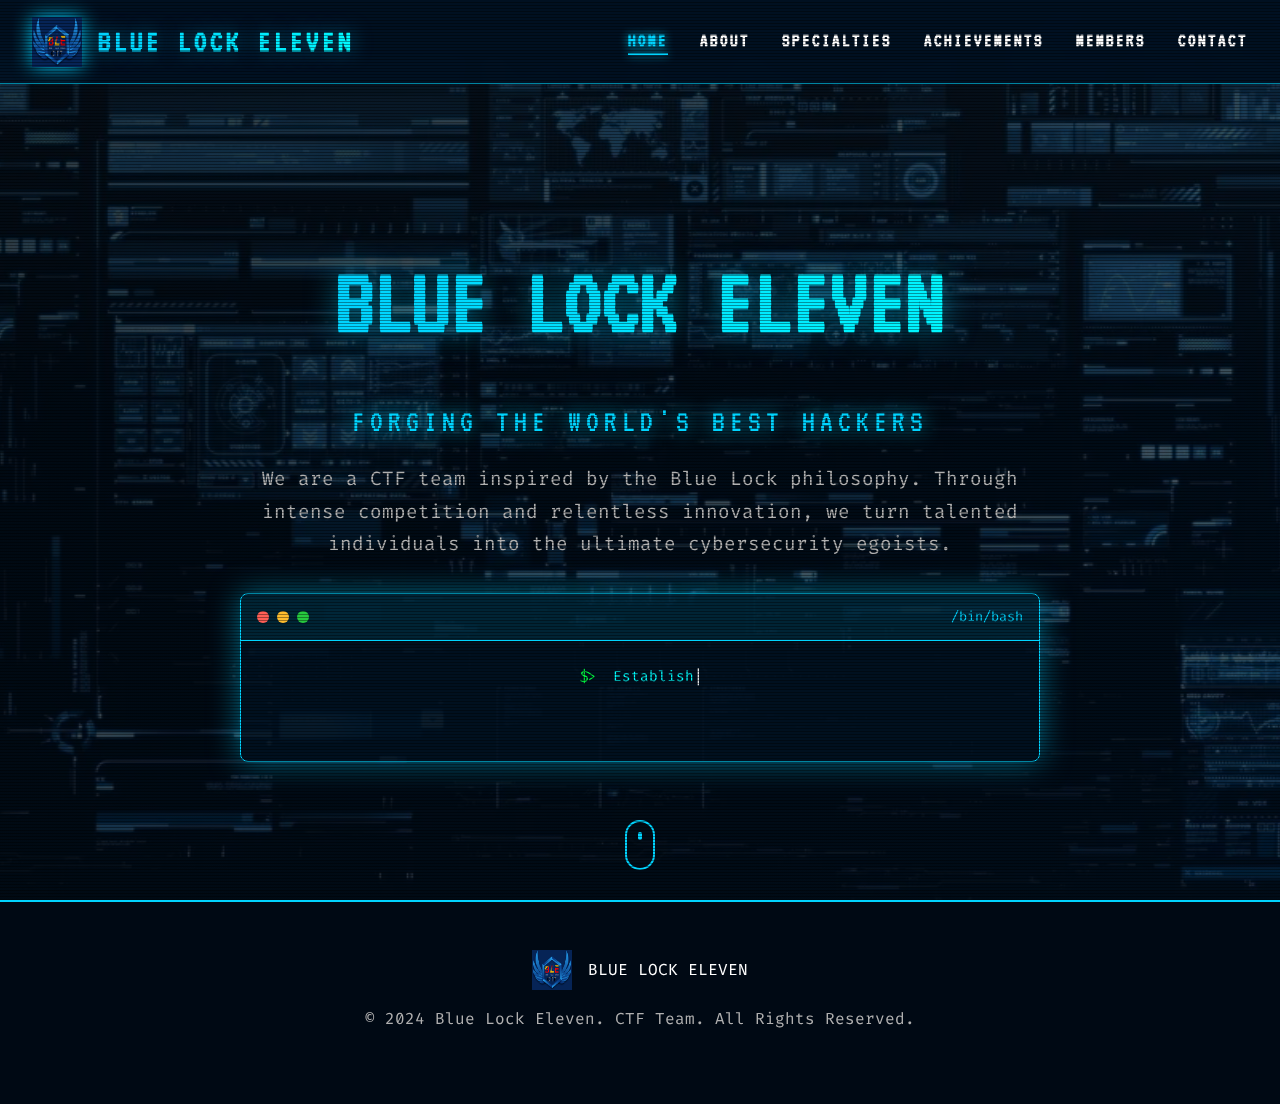
<file: index.html>
<!DOCTYPE html>
<html lang="en">
<head>
    <meta charset="UTF-8">
    <meta name="viewport" content="width=device-width, initial-scale=1.0">
    <title>Blue Lock Eleven - CTF Team</title>
    <link rel="stylesheet" href="style.css">
    <link rel="stylesheet" href="responsive.css">
    <link rel="preconnect" href="https://fonts.googleapis.com">
    <link rel="preconnect" href="https://fonts.gstatic.com" crossorigin>
    <link href="https://fonts.googleapis.com/css2?family=VT323&family=Fira+Code:wght@400;700&display=swap" rel="stylesheet">
</head>
<body>
    <canvas id="matrix-canvas"></canvas>
    <div class="scanline-overlay"></div>
    <!-- Animated Background -->
    <div class="animated-bg"></div>
    <div class="particles"></div>

    <!-- Navigation -->
    <nav class="navbar">
        <div class="nav-container">
            <div class="logo-container">
                <a href="index.html" style="display: flex; align-items: center; gap: 1rem; text-decoration: none;">
                    <img src="logo.png" alt="Blue Lock Eleven Logo" class="logo">
                    <span class="team-name">BLUE LOCK ELEVEN</span>
                </a>
            </div>
            <ul class="nav-menu">
                <li><a href="index.html" class="nav-link active">HOME</a></li>
                <li><a href="about.html" class="nav-link">ABOUT</a></li>
                <li><a href="specialties.html" class="nav-link">SPECIALTIES</a></li>
                <li><a href="achievements.html" class="nav-link">ACHIEVEMENTS</a></li>
                <li><a href="members.html" class="nav-link">MEMBERS</a></li>
                <li><a href="contact.html" class="nav-link">CONTACT</a></li>
            </ul>
            <div class="hamburger">
                <span></span>
                <span></span>
                <span></span>
            </div>
        </div>
    </nav>

    <!-- Hero Section -->
    <section id="home" class="hero">
        <div class="hero-content">
            <div class="hero-text">
                <h1 class="hero-title">
                    <span class="glitch">
                        <span class="glitch-text">BLUE LOCK ELEVEN</span>
                    </span>
                </h1>
                <p class="hero-subtitle">FORGING THE WORLD'S BEST HACKERS</p>
                <p class="hero-description">
                    We are a CTF team inspired by the Blue Lock philosophy. 
                    Through intense competition and relentless innovation, we turn talented individuals into the ultimate cybersecurity egoists.
                </p>
                <div class="terminal-window">
                    <div class="terminal-header">
                        <div class="terminal-dot red"></div>
                        <div class="terminal-dot yellow"></div>
                        <div class="terminal-dot green"></div>
                        <span class="terminal-title">/bin/bash</span>
                    </div>
                    <div class="terminal-body">
                        <div class="terminal-line">
                            <span class="prompt">$&gt;</span> <span class="typing-text"></span><span class="cursor-blink">|</span>
                        </div>
                    </div>
                </div>
            </div>
        </div>
        <div class="scroll-indicator">
            <div class="mouse"></div>
        </div>
    </section>

    <!-- Footer -->
    <footer class="footer">
        <div class="container">
            <div class="footer-content">
                <div class="footer-logo">
                    <img src="logo.png" alt="Logo" class="footer-logo-img">
                    <span>BLUE LOCK ELEVEN</span>
                </div>
                <p class="footer-text">© 2024 Blue Lock Eleven. CTF Team. All Rights Reserved.</p>
            </div>
        </div>
    </footer>

    <script src="script.js"></script>
    <script src="matrix.js"></script>
</body>
</html>
</file>
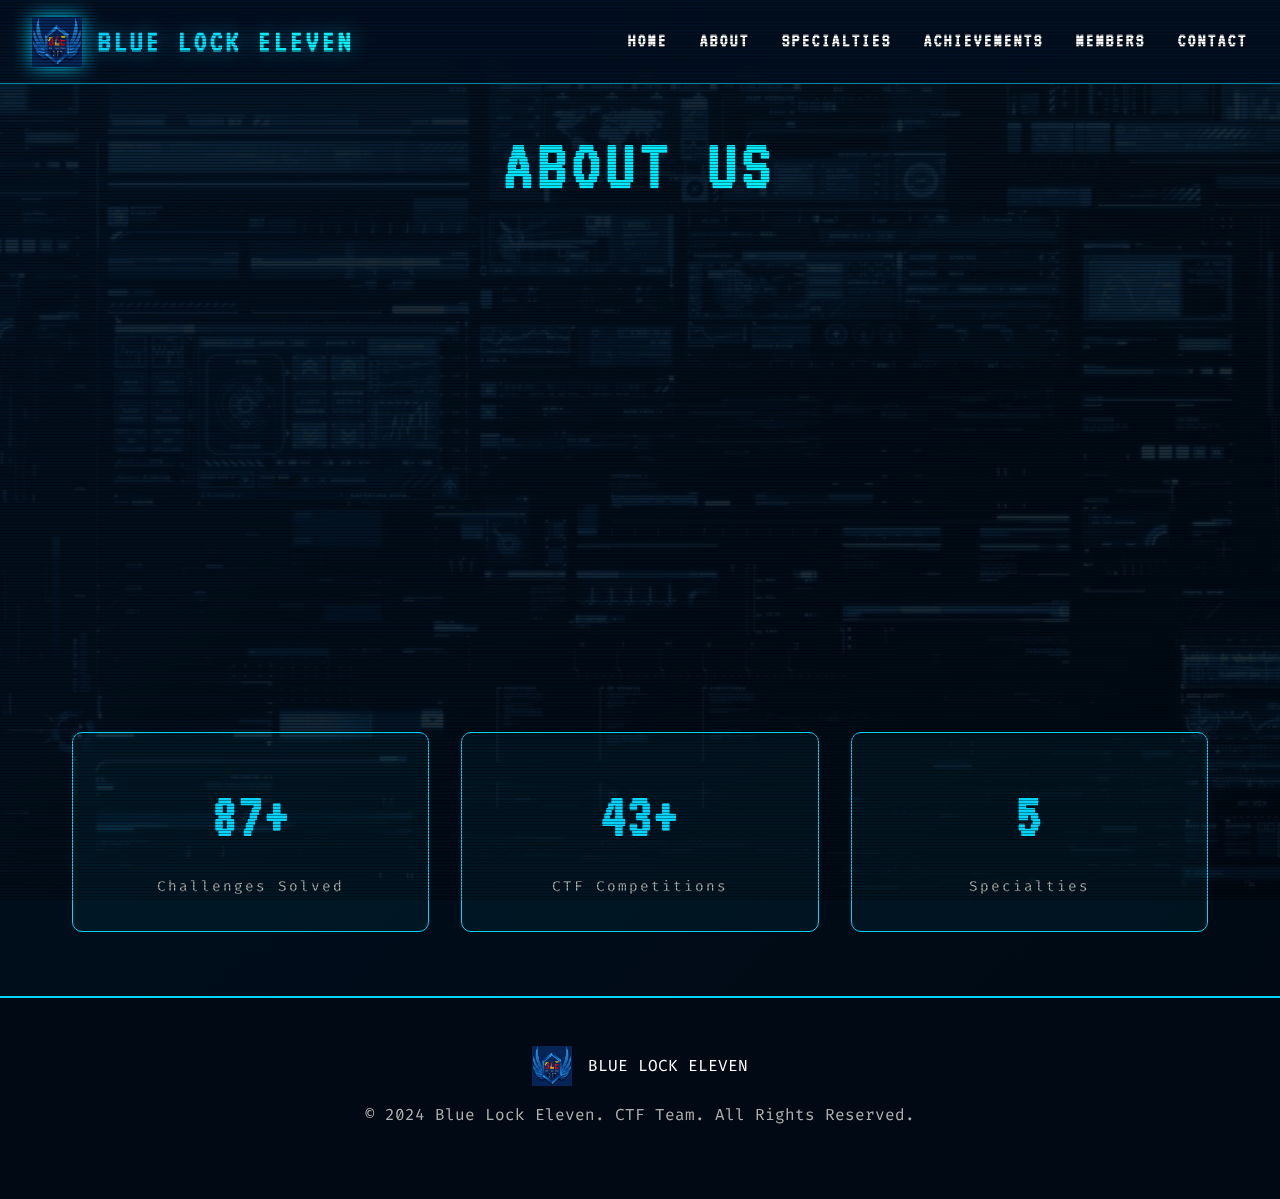
<file: about.html>
<!DOCTYPE html>
<html lang="en">

<head>
    <meta charset="UTF-8">
    <meta name="viewport" content="width=device-width, initial-scale=1.0">
    <title>About Us - Blue Lock Eleven</title>
    <link rel="stylesheet" href="style.css">
    <link rel="stylesheet" href="responsive.css">
    <link rel="preconnect" href="https://fonts.googleapis.com">
    <link rel="preconnect" href="https://fonts.gstatic.com" crossorigin>
    <link href="https://fonts.googleapis.com/css2?family=VT323&family=Fira+Code:wght@400;700&display=swap"
        rel="stylesheet">
</head>

<body>
    <canvas id="matrix-canvas"></canvas>
    <div class="scanline-overlay"></div>
    <!-- Animated Background -->
    <div class="animated-bg"></div>
    <div class="particles"></div>

    <!-- Navigation -->
    <nav class="navbar">
        <div class="nav-container">
            <div class="logo-container">
                <a href="index.html" style="display: flex; align-items: center; gap: 1rem; text-decoration: none;">
                    <img src="logo.png" alt="Blue Lock Eleven Logo" class="logo">
                    <span class="team-name">BLUE LOCK ELEVEN</span>
                </a>
            </div>
            <ul class="nav-menu">
                <li><a href="index.html" class="nav-link">HOME</a></li>
                <li><a href="about.html" class="nav-link">ABOUT</a></li>
                <li><a href="specialties.html" class="nav-link">SPECIALTIES</a></li>
                <li><a href="achievements.html" class="nav-link">ACHIEVEMENTS</a></li>
                <li><a href="members.html" class="nav-link">MEMBERS</a></li>
                <li><a href="contact.html" class="nav-link">CONTACT</a></li>
            </ul>
            <div class="hamburger">
                <span></span>
                <span></span>
                <span></span>
            </div>
        </div>
    </nav>

    <!-- About Section -->
    <section id="about" class="about">
        <div class="container">
            <h2 class="section-title">ABOUT US</h2>
            <div class="about-content">
                <div class="about-text">
                    <p class="about-description">
                        Blue Lock Eleven is where passion for cybersecurity meets precision, performance, and
                        professionalism. We are dedicated to cultivating elite talent, fostering innovation, and setting
                        new standards in the world of ethical hacking and Capture The Flag competitions.
                    </p>
                    <p class="about-description">
                        Founded by a group of passionate security enthusiasts, Blue Lock Eleven thrives on
                        collaboration, innovation, and continuous learning. We specialize in identifying
                        vulnerabilities, developing advanced solutions, and competing at the highest levels in global
                        CTF competitions.
                    </p>
                    <p class="about-description">
                        At Blue Lock Eleven, cybersecurity is not just a profession — it's a craft, a challenge, and a
                        community. We aim to inspire, mentor, and lead the next generation of ethical hackers, ensuring
                        that knowledge, skill, and integrity define every engagement.
                    </p>
                </div>
                <div class="stats">
                    <div class="stat-item">
                        <div class="stat-number" data-target="100">0+</div>
                        <div class="stat-label">Challenges Solved</div>
                    </div>
                    <div class="stat-item">
                        <div class="stat-number" data-target="50">0+</div>
                        <div class="stat-label">CTF Competitions</div>
                    </div>
                    <div class="stat-item">
                        <div class="stat-number" data-target="6">0</div>
                        <div class="stat-label">Specialties</div>
                    </div>
                </div>
            </div>
        </div>
    </section>

    <!-- Footer -->
    <footer class="footer">
        <div class="container">
            <div class="footer-content">
                <div class="footer-logo">
                    <img src="logo.png" alt="Logo" class="footer-logo-img">
                    <span>BLUE LOCK ELEVEN</span>
                </div>
                <p class="footer-text">© 2024 Blue Lock Eleven. CTF Team. All Rights Reserved.</p>
            </div>
        </div>
    </footer>

    <script src="script.js"></script>
    <script src="matrix.js"></script>
</body>

</html>
</file>
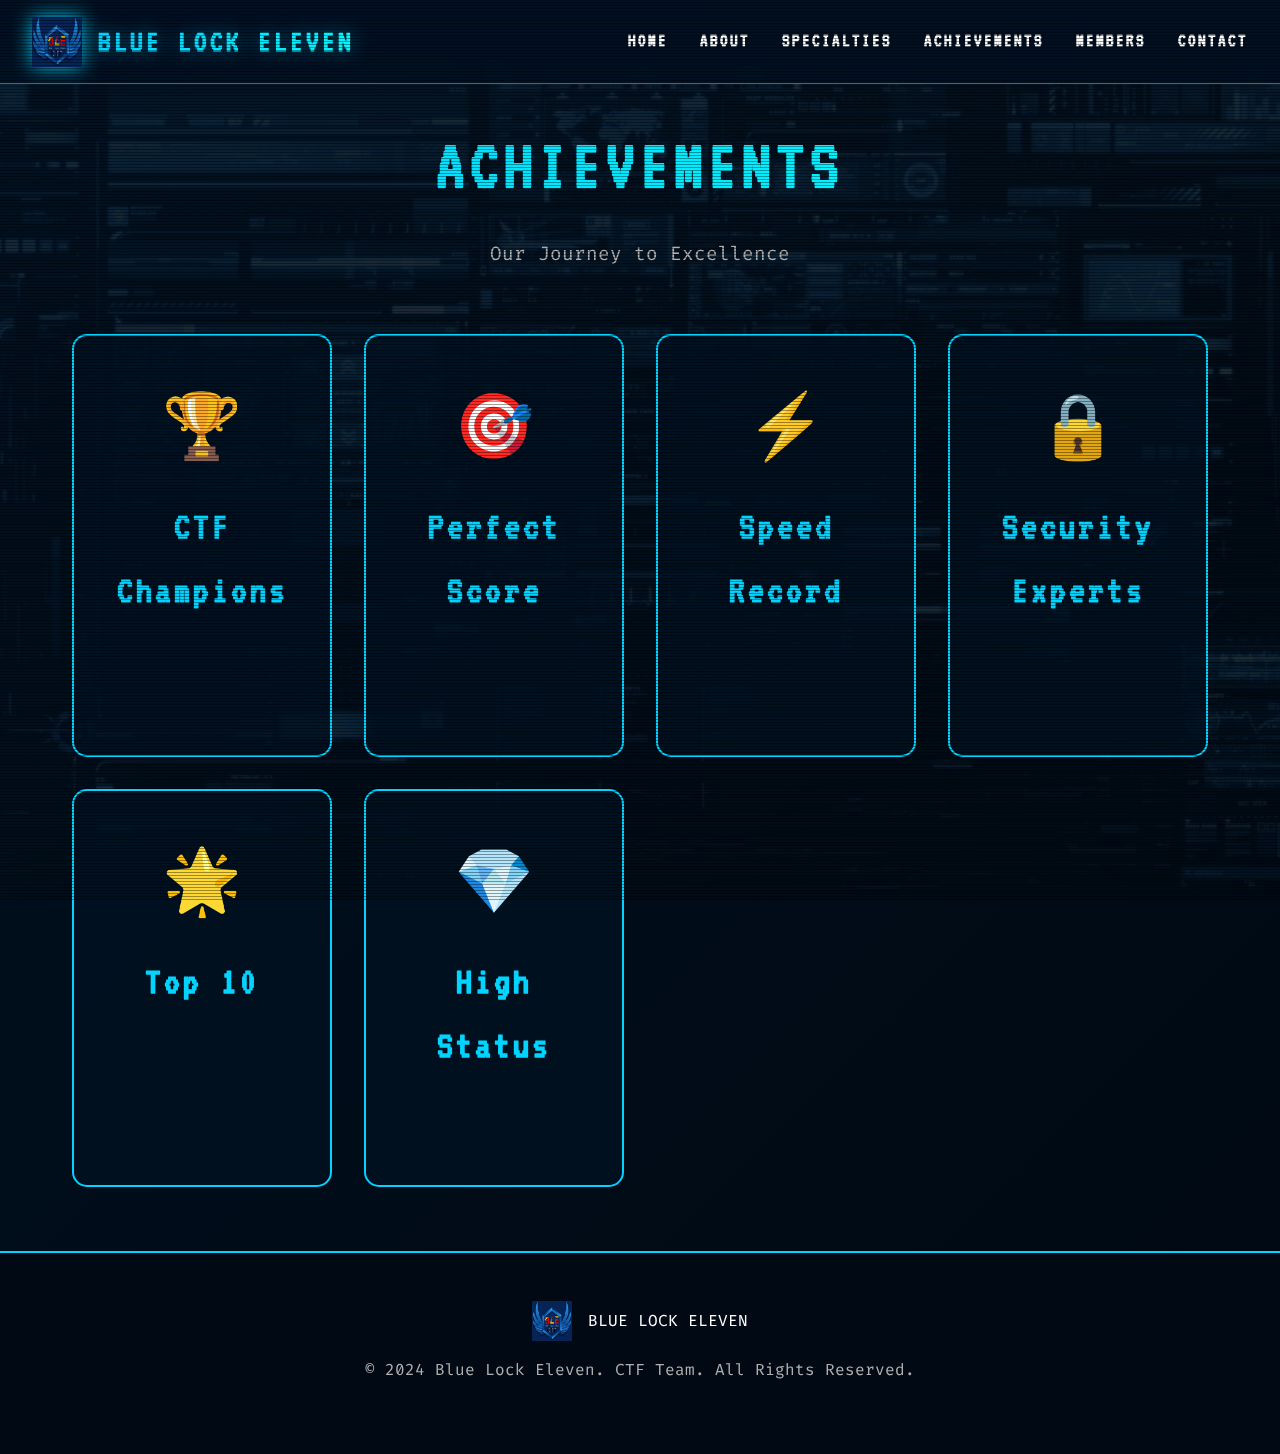
<file: achievements.html>
<!DOCTYPE html>
<html lang="en">
<head>
    <meta charset="UTF-8">
    <meta name="viewport" content="width=device-width, initial-scale=1.0">
    <title>Achievements - Blue Lock Eleven</title>
    <link rel="stylesheet" href="style.css">
    <link rel="stylesheet" href="responsive.css">
    <link rel="preconnect" href="https://fonts.googleapis.com">
    <link rel="preconnect" href="https://fonts.gstatic.com" crossorigin>
    <link href="https://fonts.googleapis.com/css2?family=VT323&family=Fira+Code:wght@400;700&display=swap" rel="stylesheet">
</head>
<body>
    <canvas id="matrix-canvas"></canvas>
    <div class="scanline-overlay"></div>
    <!-- Animated Background -->
    <div class="animated-bg"></div>
    <div class="particles"></div>

    <!-- Navigation -->
    <nav class="navbar">
        <div class="nav-container">
            <div class="logo-container">
                <a href="index.html" style="display: flex; align-items: center; gap: 1rem; text-decoration: none;">
                    <img src="logo.png" alt="Blue Lock Eleven Logo" class="logo">
                    <span class="team-name">BLUE LOCK ELEVEN</span>
                </a>
            </div>
            <ul class="nav-menu">
                <li><a href="index.html" class="nav-link">HOME</a></li>
                <li><a href="about.html" class="nav-link">ABOUT</a></li>
                <li><a href="specialties.html" class="nav-link">SPECIALTIES</a></li>
                <li><a href="achievements.html" class="nav-link">ACHIEVEMENTS</a></li>
                <li><a href="members.html" class="nav-link">MEMBERS</a></li>
                <li><a href="contact.html" class="nav-link">CONTACT</a></li>
            </ul>
            <div class="hamburger">
                <span></span>
                <span></span>
                <span></span>
            </div>
        </div>
    </nav>

    <!-- Achievements Section -->
    <section id="achievements" class="achievements">
        <div class="container">
            <h2 class="section-title">ACHIEVEMENTS</h2>
            <p class="section-subtitle">Our Journey to Excellence</p>
            <div class="achievements-grid">
                <div class="achievement-card">
                    <div class="achievement-icon">🏆</div>
                    <h3 class="achievement-title">CTF Champions</h3>
                    <p class="achievement-description">1st Place in DEF CON CTF Qualifiers 2024</p>
                </div>
                <div class="achievement-card">
                    <div class="achievement-icon">🎯</div>
                    <h3 class="achievement-title">Perfect Score</h3>
                    <p class="achievement-description">100% Solve Rate in PicoCTF 2024</p>
                </div>
                <div class="achievement-card">
                    <div class="achievement-icon">⚡</div>
                    <h3 class="achievement-title">Speed Record</h3>
                    <p class="achievement-description">Fastest PWN Challenge Solve in CTFtime</p>
                </div>
                <div class="achievement-card">
                    <div class="achievement-icon">🔒</div>
                    <h3 class="achievement-title">Security Experts</h3>
                    <p class="achievement-description">Zero-Day Discovery in Web Applications</p>
                </div>
                <div class="achievement-card">
                    <div class="achievement-icon">🌟</div>
                    <h3 class="achievement-title">Top 10</h3>
                    <p class="achievement-description">Ranked #7 Worldwide in CTF Competitions</p>
                </div>
                <div class="achievement-card">
                    <div class="achievement-icon">💎</div>
                    <h3 class="achievement-title">High Status</h3>
                    <p class="achievement-description">Invited to Hacker Conferences</p>
                </div>
            </div>
        </div>
    </section>

    <!-- Footer -->
    <footer class="footer">
        <div class="container">
            <div class="footer-content">
                <div class="footer-logo">
                    <img src="logo.png" alt="Logo" class="footer-logo-img">
                    <span>BLUE LOCK ELEVEN</span>
                </div>
                <p class="footer-text">© 2024 Blue Lock Eleven. CTF Team. All Rights Reserved.</p>
            </div>
        </div>
    </footer>

    <script src="script.js"></script>
    <script src="matrix.js"></script>
</body>
</html>
</file>
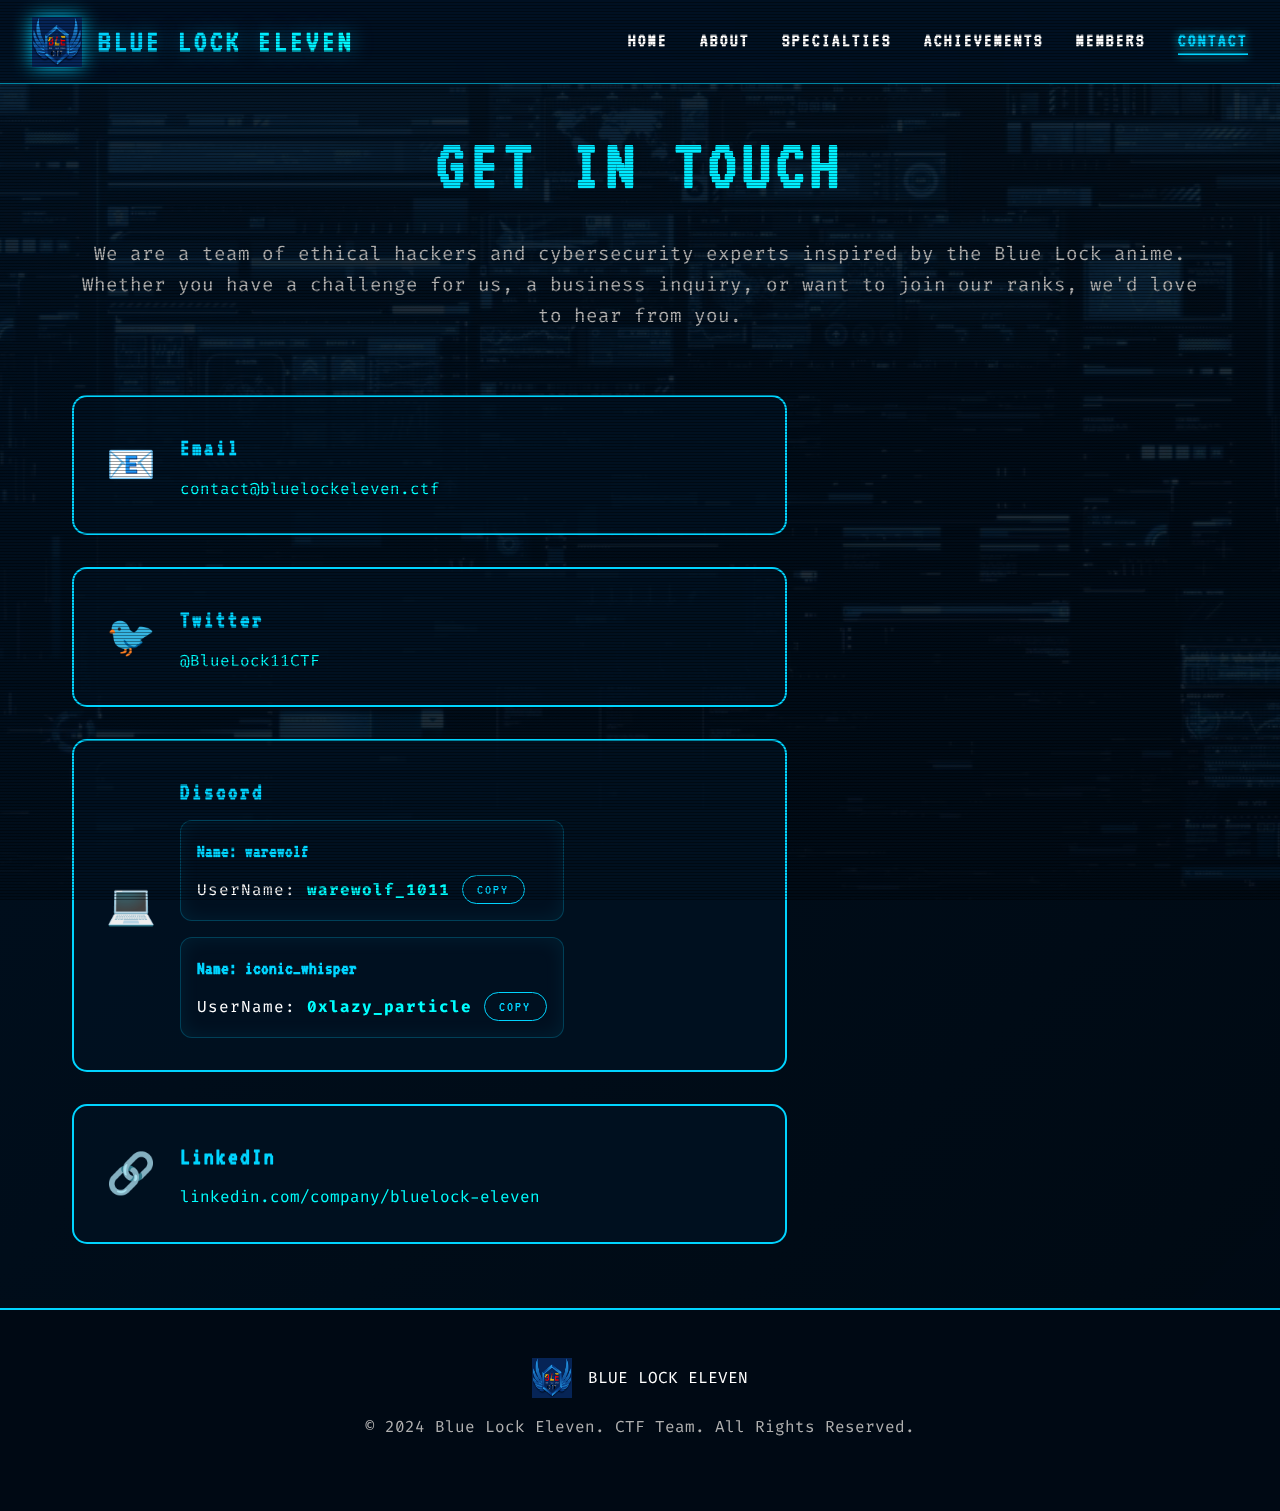
<file: contact.html>
<!DOCTYPE html>
<html lang="en">
<head>
    <meta charset="UTF-8">
    <meta name="viewport" content="width=device-width, initial-scale=1.0">
    <title>Contact - Blue Lock Eleven</title>
    <link rel="stylesheet" href="style.css">
    <link rel="stylesheet" href="responsive.css">
    <link rel="preconnect" href="https://fonts.googleapis.com">
    <link rel="preconnect" href="https://fonts.gstatic.com" crossorigin>
    <link href="https://fonts.googleapis.com/css2?family=VT323&family=Fira+Code:wght@400;700&display=swap" rel="stylesheet">
</head>
<body>
    <canvas id="matrix-canvas"></canvas>
    <div class="scanline-overlay"></div>
    <!-- Animated Background -->
    <div class="animated-bg"></div>
    <div class="particles"></div>

    <!-- Navigation -->
    <nav class="navbar">
        <div class="nav-container">
            <div class="logo-container">
                <a href="index.html" style="display: flex; align-items: center; gap: 1rem; text-decoration: none;">
                    <img src="logo.png" alt="Blue Lock Eleven Logo" class="logo">
                    <span class="team-name">BLUE LOCK ELEVEN</span>
                </a>
            </div>
            <ul class="nav-menu">
                <li><a href="index.html" class="nav-link">HOME</a></li>
                <li><a href="about.html" class="nav-link">ABOUT</a></li>
                <li><a href="specialties.html" class="nav-link">SPECIALTIES</a></li>
                <li><a href="achievements.html" class="nav-link">ACHIEVEMENTS</a></li>
                <li><a href="members.html" class="nav-link">MEMBERS</a></li>
                <li><a href="contact.html" class="nav-link active">CONTACT</a></li>
            </ul>
            <div class="hamburger">
                <span></span>
                <span></span>
                <span></span>
            </div>
        </div>
    </nav>

    <!-- Contact Section -->
    <section id="contact" class="contact">
        <div class="container">
            <h2 class="section-title">GET IN TOUCH</h2>
            <p class="section-subtitle">
                We are a team of ethical hackers and cybersecurity experts inspired by the Blue Lock anime. 
                Whether you have a challenge for us, a business inquiry, or want to join our ranks, we'd love to hear from you.
            </p>
            <div class="contact-content">
                <div class="contact-info">
                    <div class="info-item">
                        <div class="info-icon">📧</div>
                        <div class="info-text">
                            <h4>Email</h4>
                            <p><a href="mailto:contact@bluelockeleven.ctf" class="contact-link">contact@bluelockeleven.ctf</a></p>
                        </div>
                    </div>
                    <div class="info-item">
                        <div class="info-icon">🐦</div>
                        <div class="info-text">
                            <h4>Twitter</h4>
                            <p><a href="https://twitter.com/BlueLock11CTF" target="_blank" class="contact-link">@BlueLock11CTF</a></p>
                        </div>
                    </div>
                    <div class="info-item">
                        <div class="info-icon">💻</div>
                        <div class="info-text">
                            <h4>Discord</h4>
                            <div class="discord-members">
                                <div class="discord-member">
                                    <h5>Name: warewolf</h5>
                                    <div class="username-row">
                                        <p>UserName: <span class="username-value">warewolf_1011</span></p>
                                        <button class="copy-username-btn" type="button" data-copy="warewolf_1011" aria-label="Copy warewolf_1011 username">
                                            COPY
                                        </button>
                                    </div>
                                </div>
                                <div class="discord-member">
                                    <h5>Name: iconic_whisper</h5>
                                    <div class="username-row">
                                        <p>UserName: <span class="username-value">0xlazy_particle</span></p>
                                        <button class="copy-username-btn" type="button" data-copy="0xlazy_particle" aria-label="Copy 0xlazy_particle username">
                                            COPY
                                        </button>
                                    </div>
                                </div>
                            </div>
                        </div>
                    </div>


                    <div class="info-item">
                        <div class="info-icon">🔗</div>
                        <div class="info-text">
                            <h4>LinkedIn</h4>
                            <p><a href="https://linkedin.com/company/bluelock-eleven" target="_blank" class="contact-link">linkedin.com/company/bluelock-eleven</a></p>
                        </div>
                    </div>
                </div>
            </div>
        </div>
    </section>

    <!-- Footer -->
    <footer class="footer">
        <div class="container">
            <div class="footer-content">
                <div class="footer-logo">
                    <img src="logo.png" alt="Logo" class="footer-logo-img">
                    <span>BLUE LOCK ELEVEN</span>
                </div>
                <p class="footer-text">© 2024 Blue Lock Eleven. CTF Team. All Rights Reserved.</p>
            </div>
        </div>
    </footer>

    <script src="script.js"></script>
    <script src="matrix.js"></script>
</body>
</html>
</file>
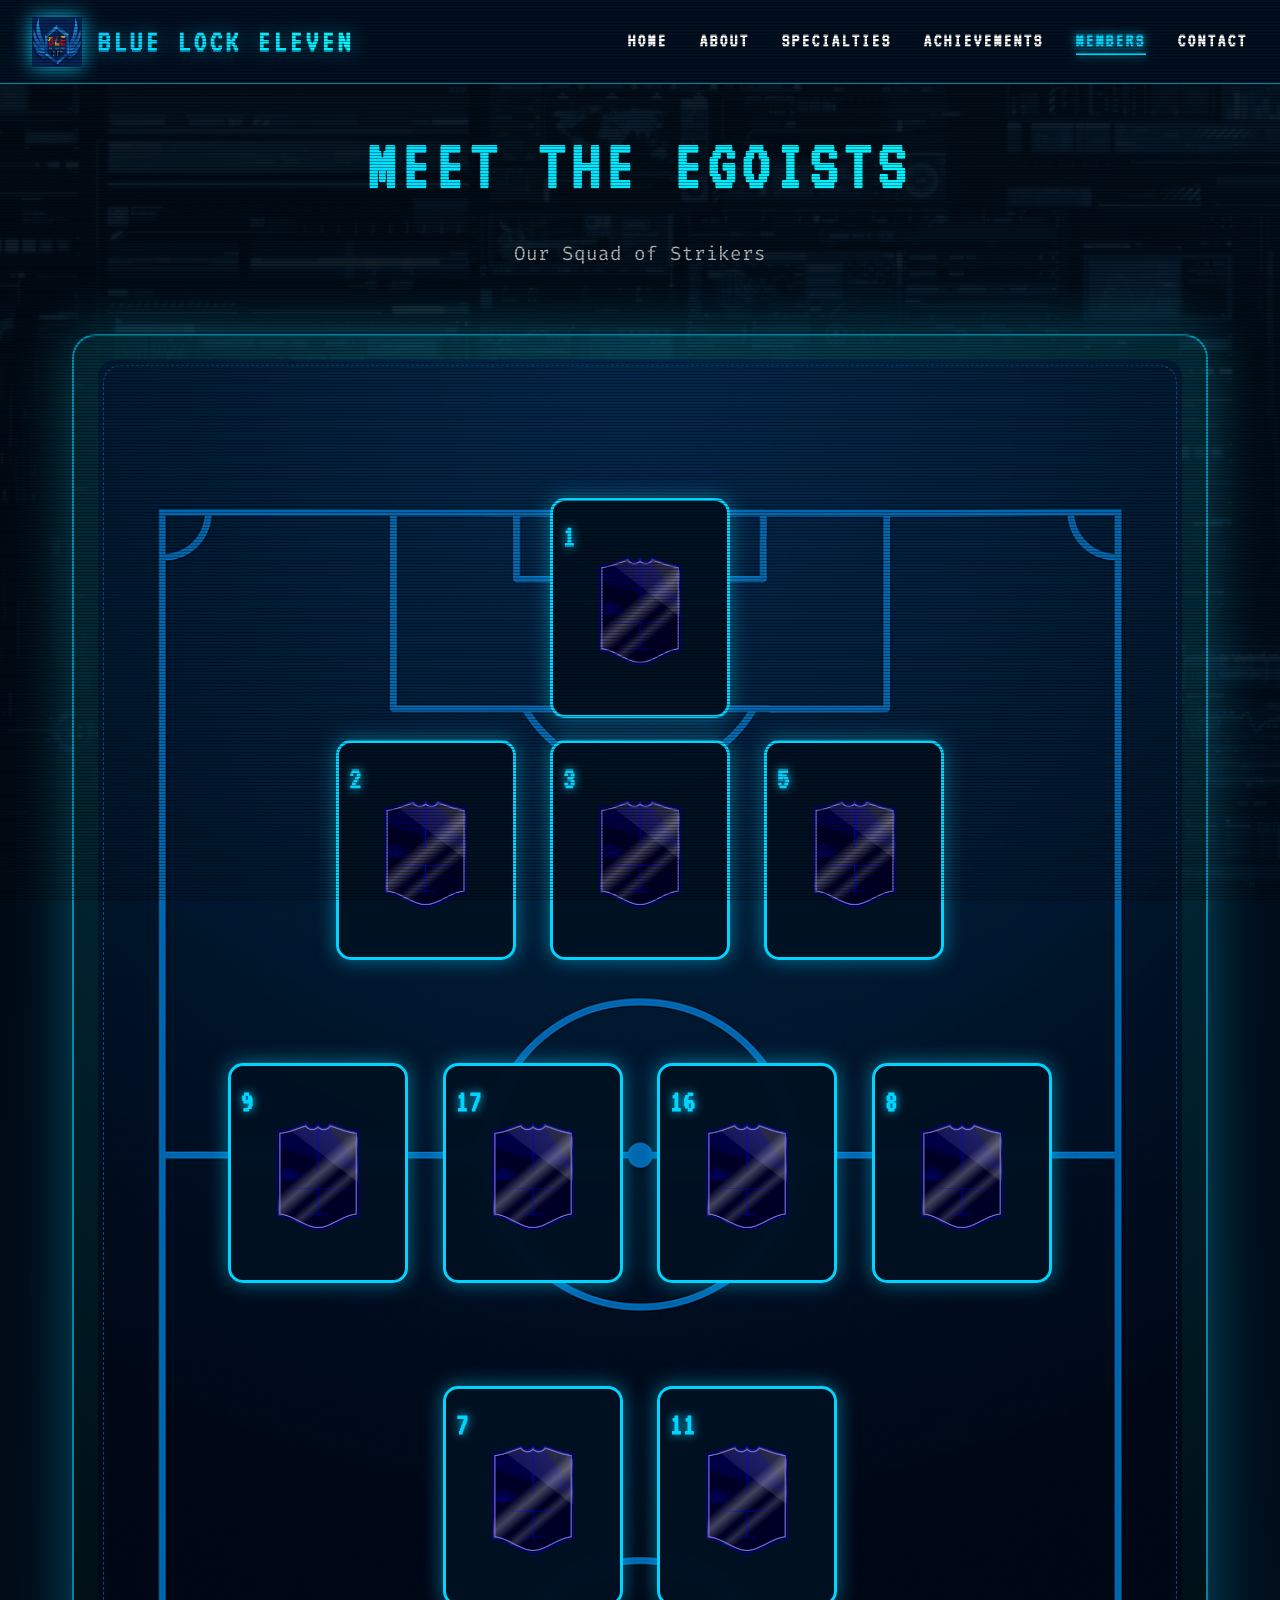
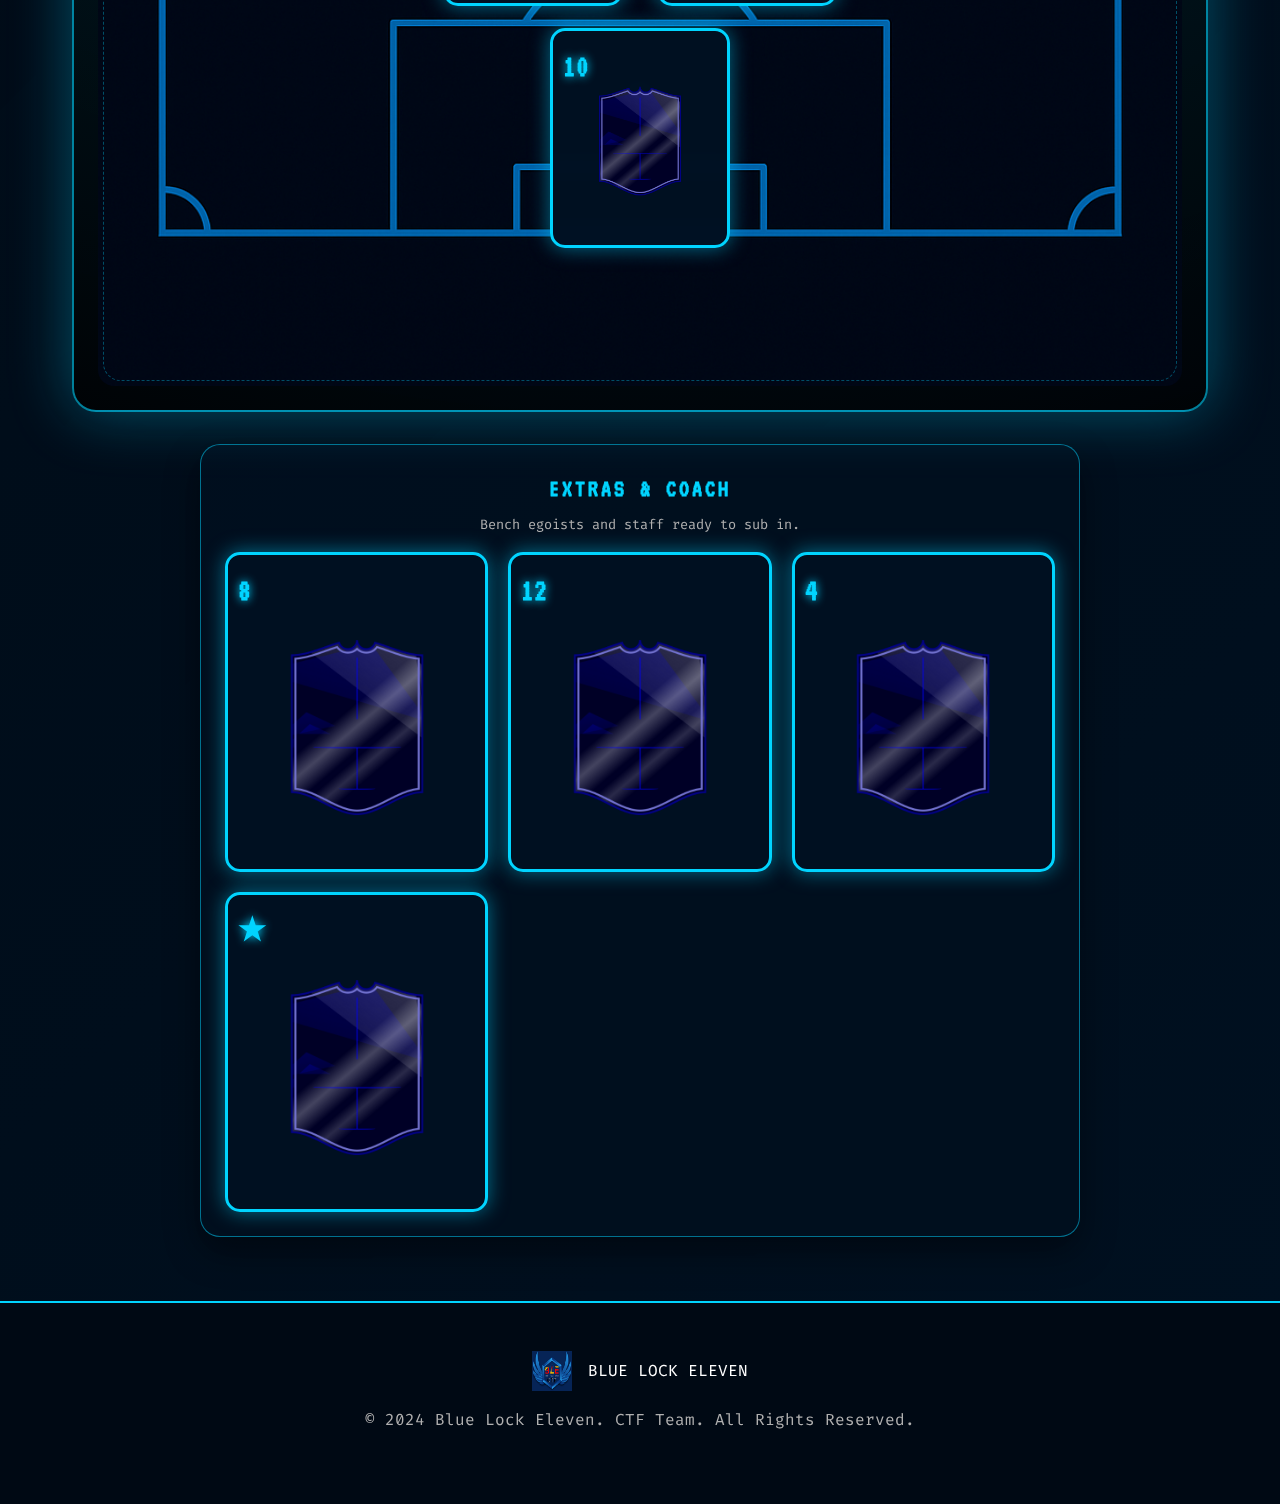
<file: members.html>
<!DOCTYPE html>
<html lang="en">
<head>
    <meta charset="UTF-8">
    <meta name="viewport" content="width=device-width, initial-scale=1.0">
    <title>Members - Blue Lock Eleven</title>
    <link rel="stylesheet" href="style.css">
    <link rel="stylesheet" href="responsive.css">
    <link rel="preconnect" href="https://fonts.googleapis.com">
    <link rel="preconnect" href="https://fonts.gstatic.com" crossorigin>
    <link href="https://fonts.googleapis.com/css2?family=VT323&family=Fira+Code:wght@400;700&display=swap" rel="stylesheet">
</head>
<body>
    <canvas id="matrix-canvas"></canvas>
    <div class="scanline-overlay"></div>
    <!-- Animated Background -->
    <div class="animated-bg"></div>
    <div class="particles"></div>

    <!-- Navigation -->
    <nav class="navbar">
        <div class="nav-container">
            <div class="logo-container">
                <a href="index.html" style="display: flex; align-items: center; gap: 1rem; text-decoration: none;">
                    <img src="logo.png" alt="Blue Lock Eleven Logo" class="logo">
                    <span class="team-name">BLUE LOCK ELEVEN</span>
                </a>
            </div>
            <ul class="nav-menu">
                <li><a href="index.html" class="nav-link">HOME</a></li>
                <li><a href="about.html" class="nav-link">ABOUT</a></li>
                <li><a href="specialties.html" class="nav-link">SPECIALTIES</a></li>
                <li><a href="achievements.html" class="nav-link">ACHIEVEMENTS</a></li>
                <li><a href="members.html" class="nav-link active">MEMBERS</a></li>
                <li><a href="contact.html" class="nav-link">CONTACT</a></li>
            </ul>
            <div class="hamburger">
                <span></span>
                <span></span>
                <span></span>
            </div>
        </div>
    </nav>

    <!-- Members Section -->
    <section id="members" class="members">
        <div class="container">
            <h2 class="section-title">MEET THE EGOISTS</h2>
            <p class="section-subtitle">Our Squad of Strikers</p>
            <div class="members-layout">
                <div class="football-ground-container">
                    <img src="1137.jpg" alt="Football Ground" class="football-ground">
                    <div id="members-field-container" class="members-cards-field">
                        <!-- On-field player cards injected via JS -->
                    </div>
                </div>
                <div class="members-cards-panel">
                    <h3 class="panel-title">EXTRAS & COACH</h3>
                    <p class="panel-subtitle">Bench egoists and staff ready to sub in.</p>
                    <div id="members-reserve-container" class="reserve-cards-container">
                        <!-- Extra player & coach cards injected via JS -->
                    </div>
                </div>
            </div>
        </div>
    </section>

    <!-- Footer -->
    <footer class="footer">
        <div class="container">
            <div class="footer-content">
                <div class="footer-logo">
                    <img src="logo.png" alt="Logo" class="footer-logo-img">
                    <span>BLUE LOCK ELEVEN</span>
                </div>
                <p class="footer-text">© 2024 Blue Lock Eleven. CTF Team. All Rights Reserved.</p>
            </div>
        </div>
    </footer>

    <script src="script.js"></script>
    <script src="matrix.js"></script>
</body>
</html>
</file>
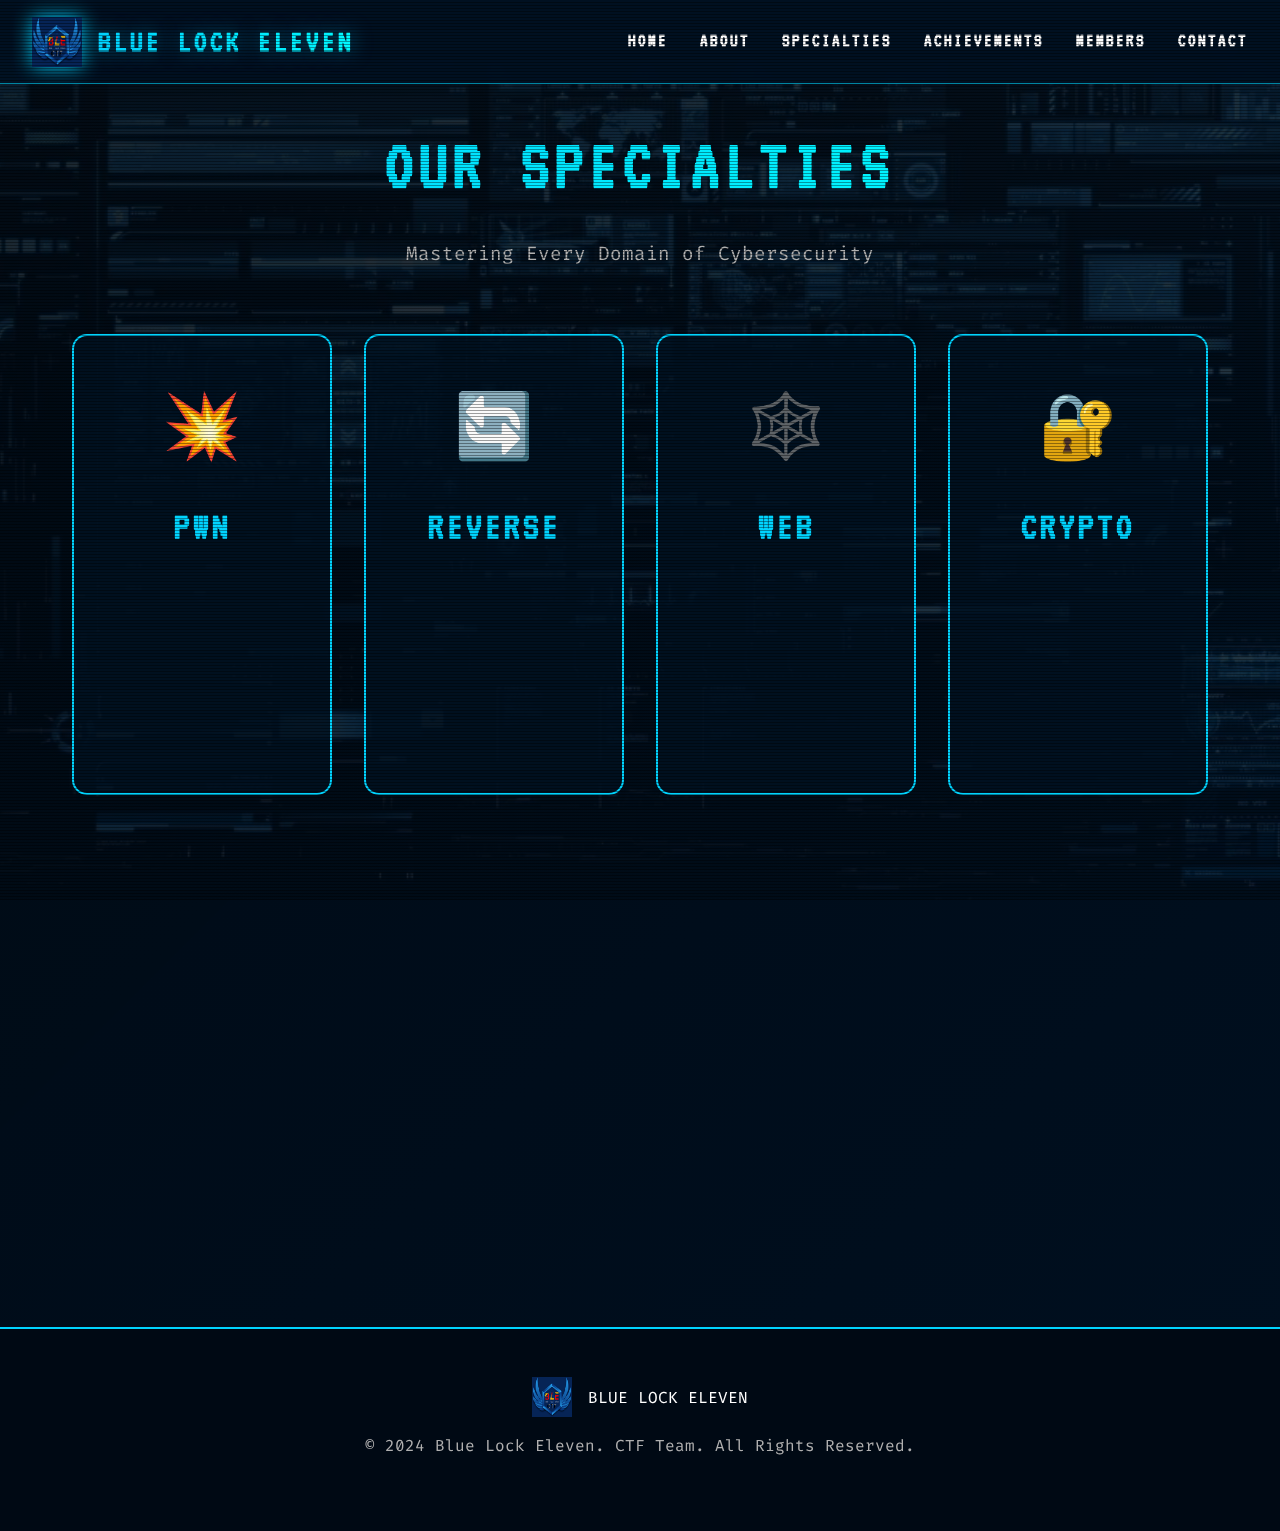
<file: specialties.html>
<!DOCTYPE html>
<html lang="en">
<head>
    <meta charset="UTF-8">
    <meta name="viewport" content="width=device-width, initial-scale=1.0">
    <title>Specialties - Blue Lock Eleven</title>
    <link rel="stylesheet" href="style.css">
    <link rel="stylesheet" href="responsive.css">
    <link rel="preconnect" href="https://fonts.googleapis.com">
    <link rel="preconnect" href="https://fonts.gstatic.com" crossorigin>
    <link href="https://fonts.googleapis.com/css2?family=VT323&family=Fira+Code:wght@400;700&display=swap" rel="stylesheet">
</head>
<body>
    <canvas id="matrix-canvas"></canvas>
    <div class="scanline-overlay"></div>
    <!-- Animated Background -->
    <div class="animated-bg"></div>
    <div class="particles"></div>

    <!-- Navigation -->
    <nav class="navbar">
        <div class="nav-container">
            <div class="logo-container">
                <a href="index.html" style="display: flex; align-items: center; gap: 1rem; text-decoration: none;">
                    <img src="logo.png" alt="Blue Lock Eleven Logo" class="logo">
                    <span class="team-name">BLUE LOCK ELEVEN</span>
                </a>
            </div>
            <ul class="nav-menu">
                <li><a href="index.html" class="nav-link">HOME</a></li>
                <li><a href="about.html" class="nav-link">ABOUT</a></li>
                <li><a href="specialties.html" class="nav-link">SPECIALTIES</a></li>
                <li><a href="achievements.html" class="nav-link">ACHIEVEMENTS</a></li>
                <li><a href="members.html" class="nav-link">MEMBERS</a></li>
                <li><a href="contact.html" class="nav-link">CONTACT</a></li>
            </ul>
            <div class="hamburger">
                <span></span>
                <span></span>
                <span></span>
            </div>
        </div>
    </nav>

    <!-- Specialties Section -->
    <section id="specialties" class="specialties">
        <div class="container">
            <h2 class="section-title">OUR SPECIALTIES</h2>
            <p class="section-subtitle">Mastering Every Domain of Cybersecurity</p>
            <div class="specialties-grid">
                <div class="specialty-card">
                    <div class="card-icon">💥</div>
                    <h3 class="card-title">PWN</h3>
                    <p class="card-description">Exploiting vulnerabilities, buffer overflows, and binary exploitation mastery.</p>
                    <div class="card-shine"></div>
                </div>
                <div class="specialty-card">
                    <div class="card-icon">🔄</div>
                    <h3 class="card-title">REVERSE</h3>
                    <p class="card-description">Decompiling binaries, analyzing malware, and understanding code architecture.</p>
                    <div class="card-shine"></div>
                </div>
                <div class="specialty-card">
                    <div class="card-icon">🕸️</div>
                    <h3 class="card-title">WEB</h3>
                    <p class="card-description">Web application security, SQL injection, XSS, and modern web exploitation.</p>
                    <div class="card-shine"></div>
                </div>
                <div class="specialty-card">
                    <div class="card-icon">🔐</div>
                    <h3 class="card-title">CRYPTO</h3>
                    <p class="card-description">Cryptanalysis, RSA, encryption schemes, and breaking cryptographic implementations.</p>
                    <div class="card-shine"></div>
                </div>
                <div class="specialty-card">
                    <div class="card-icon">🔍</div>
                    <h3 class="card-title">FORENSICS</h3>
                    <p class="card-description">Digital investigation, memory analysis, network forensics, and data recovery.</p>
                    <div class="card-shine"></div>
                </div>
                <div class="specialty-card">
                    <div class="card-icon">⛓️</div>
                    <h3 class="card-title">BLOCKCHAIN</h3>
                    <p class="card-description">Smart contract auditing, DeFi security, and blockchain vulnerability research.</p>
                    <div class="card-shine"></div>
                </div>
            </div>
        </div>
    </section>

    <!-- Footer -->
    <footer class="footer">
        <div class="container">
            <div class="footer-content">
                <div class="footer-logo">
                    <img src="logo.png" alt="Logo" class="footer-logo-img">
                    <span>BLUE LOCK ELEVEN</span>
                </div>
                <p class="footer-text">© 2024 Blue Lock Eleven. CTF Team. All Rights Reserved.</p>
            </div>
        </div>
    </footer>

    <script src="script.js"></script>
    <script src="matrix.js"></script>
</body>
</html>
</file>
<file: style.css>
* {
    margin: 0;
    padding: 0;
    box-sizing: border-box;
}

:root {
    --primary-blue: #00D4FF;
    --secondary-blue: #0099CC;
    --dark-blue: #001122;
    --darker-blue: #000A14;
    --accent-blue: #00FFFF;
    --text-white: #FFFFFF;
    --text-gray: #B0B0B0;
    --glow-blue: rgba(0, 212, 255, 0.5);
    --glow-accent: rgba(0, 255, 255, 0.3);
    --hacker-green: #00FF41;
}

body {
    font-family: 'Fira Code', monospace;
    background: var(--darker-blue);
    color: var(--text-white);
    overflow-x: hidden;
    position: relative;
    font-size: clamp(15px, 1vw + 12px, 16px);
    line-height: 1.6;
}

img,
video {
    max-width: 100%;
    height: auto;
    display: block;
}

#matrix-canvas {
    position: fixed;
    top: 0;
    left: 0;
    width: 100%;
    height: 100%;
    z-index: -3;
    opacity: 0.3;
}

.scanline-overlay {
    position: fixed;
    top: 0;
    left: 0;
    width: 100%;
    height: 100%;
    z-index: 10000;
    pointer-events: none;
    background: linear-gradient(
        to bottom,
        rgba(255, 255, 255, 0),
        rgba(255, 255, 255, 0) 50%,
        rgba(0, 0, 0, 0.2) 70%,
        rgba(0, 0, 0, 0.6)
    );
    background-size: 100% 3px;
    animation: scanlines 2s linear infinite;
}

@keyframes scanlines {
    0% { background-position: 0 0; }
    100% { background-position: 0 100%; }
}

@keyframes text-decryption {
    from {
        transform: translateY(20px);
        opacity: 0;
        filter: blur(5px);
    }
    to {
        transform: translateY(0);
        opacity: 1;
        filter: blur(0);
    }
}

/* Animated Background */
.animated-bg {
    position: fixed;
    top: 0;
    left: 0;
    width: 100%;
    height: 100%;
    background: linear-gradient(135deg, var(--darker-blue) 0%, var(--dark-blue) 50%, var(--darker-blue) 100%);
    z-index: -2;
    animation: bgShift 20s ease-in-out infinite;
}

@keyframes bgShift {
    0%, 100% { background-position: 0% 50%; }
    50% { background-position: 100% 50%; }
}

/* Particles Animation */
.particles {
    position: fixed;
    top: 0;
    left: 0;
    width: 100%;
    height: 100%;
    z-index: -1;
    background-image: 
        radial-gradient(2px 2px at 20% 30%, var(--primary-blue), transparent),
        radial-gradient(2px 2px at 60% 70%, var(--accent-blue), transparent),
        radial-gradient(1px 1px at 50% 50%, var(--primary-blue), transparent),
        radial-gradient(1px 1px at 80% 10%, var(--accent-blue), transparent),
        radial-gradient(2px 2px at 90% 40%, var(--primary-blue), transparent),
        radial-gradient(1px 1px at 33% 60%, var(--accent-blue), transparent),
        radial-gradient(2px 2px at 10% 80%, var(--primary-blue), transparent);
    background-size: 200% 200%;
    background-position: 0% 0%;
    animation: particlesFloat 30s linear infinite;
    opacity: 0.4;
}

@keyframes particlesFloat {
    0% { background-position: 0% 0%; }
    100% { background-position: 100% 100%; }
}

/* Navigation */
.navbar {
    position: fixed;
    top: 0;
    width: 100%;
    background: rgba(0, 17, 34, 0.9);
    backdrop-filter: blur(10px);
    border-bottom: 1px solid var(--primary-blue);
    z-index: 1000;
    padding: 1rem 0;
    transition: all 0.3s ease;
}

.nav-container {
    max-width: 1400px;
    margin: 0 auto;
    padding: 0 2rem;
    display: flex;
    justify-content: space-between;
    align-items: center;
    gap: 1rem;
    flex-wrap: wrap;
}

.logo-container {
    display: flex;
    align-items: center;
    gap: 1rem;
}

.logo {
    width: 50px;
    height: 50px;
    filter: drop-shadow(0 0 10px var(--primary-blue));
}

@keyframes logoRotate {
    0% { transform: rotate(0deg); }
    100% { transform: rotate(360deg); }
}

.team-name {
    font-family: 'VT323', monospace;
    font-size: clamp(1.25rem, 2.5vw, 2rem);
    font-weight: 900;
    letter-spacing: 3px;
    background: linear-gradient(90deg, var(--primary-blue), var(--accent-blue));
    -webkit-background-clip: text;
    -webkit-text-fill-color: transparent;
    background-clip: text;
    text-shadow: 0 0 20px var(--glow-blue);
}

.nav-menu {
    display: flex;
    list-style: none;
    gap: 2rem;
    align-items: center;
}

.nav-link {
    font-family: 'VT323', monospace;
    color: var(--text-white);
    text-decoration: none;
    font-weight: 700;
    letter-spacing: 2px;
    position: relative;
    transition: all 0.3s ease;
    font-size: 1.2rem;
}

.nav-link::before {
    content: '';
    position: absolute;
    bottom: -5px;
    left: 0;
    width: 0;
    height: 2px;
    background: var(--primary-blue);
    transition: width 0.3s ease;
    box-shadow: 0 0 10px var(--primary-blue);
}

.nav-link:hover::before {
    width: 100%;
}

.nav-link:hover {
    color: var(--primary-blue);
    text-shadow: 0 0 10px var(--primary-blue);
}

.nav-link.active {
    color: var(--primary-blue);
    text-shadow: 0 0 10px var(--primary-blue);
}

.nav-link.active::before {
    width: 100%;
}

.hamburger {
    display: none;
    flex-direction: column;
    cursor: pointer;
    gap: 5px;
}

.hamburger span {
    width: 25px;
    height: 3px;
    background: var(--primary-blue);
    transition: all 0.3s ease;
}

.hamburger.active span:nth-child(1) {
    transform: translateY(8px) rotate(45deg);
}

.hamburger.active span:nth-child(2) {
    opacity: 0;
}

.hamburger.active span:nth-child(3) {
    transform: translateY(-8px) rotate(-45deg);
}

/* Hero Section */
.hero {
    min-height: 100vh;
    display: flex;
    align-items: center;
    justify-content: center;
    padding: 120px 2rem 2rem;
    position: relative;
    overflow: hidden;
}

.hero::before {
    background: linear-gradient(135deg, rgba(0, 10, 20, 0.8) 0%, rgba(0, 17, 34, 0.7) 100%);
}

.hero-overlay {
    display: none; /* Not needed since we use ::before on section */
}

.hero-content {
    max-width: 1400px;
    width: 100%;
    display: flex;
    justify-content: center;
    align-items: center;
    position: relative;
    z-index: 3;
    margin: 0 auto;
    padding: 0 2rem;
}

.hero-text {
    max-width: 800px;
    width: 100%;
    animation: fadeInUp 1s ease-out;
    text-align: center;
}

@keyframes fadeInUp {
    from {
        opacity: 0;
        transform: translateY(50px);
    }
    to {
        opacity: 1;
        transform: translateY(0);
    }
}

.hero-title {
    font-family: 'VT323', monospace;
    font-size: clamp(3rem, 10vw, 6rem);
    font-weight: 900;
    margin-bottom: 1rem;
    position: relative;
}

.glitch {
    position: relative;
}

.glitch-text {
    background: linear-gradient(90deg, var(--primary-blue), var(--accent-blue), var(--primary-blue));
    background-size: 200% 200%;
    -webkit-background-clip: text;
    -webkit-text-fill-color: transparent;
    background-clip: text;
    animation: gradientShift 3s ease infinite, glitch 2s infinite;
    text-shadow: 0 0 30px var(--glow-blue);
}

@keyframes gradientShift {
    0%, 100% { background-position: 0% 50%; }
    50% { background-position: 100% 50%; }
}

@keyframes glitch {
    0%, 100% { transform: translate(0); }
    20% { transform: translate(-2px, 2px); text-shadow: 2px 2px 0 var(--hacker-green); }
    40% { transform: translate(-2px, -2px); text-shadow: -2px -2px 0 var(--accent-blue); }
    60% { transform: translate(2px, 2px); text-shadow: 2px -2px 0 var(--primary-blue); }
    80% { transform: translate(2px, -2px); text-shadow: -2px 2px 0 var(--hacker-green); }
}

.hero-subtitle {
    font-family: 'VT323', monospace;
    font-size: clamp(1.1rem, 4vw, 2rem);
    color: var(--primary-blue);
    margin-bottom: 1rem;
    letter-spacing: clamp(3px, 1.2vw, 5px);
    text-shadow: 0 0 20px var(--primary-blue);
}

.hero-description {
    font-size: clamp(1rem, 2vw, 1.2rem);
    color: var(--text-gray);
    margin-bottom: 2rem;
    line-height: 1.7;
}

/* Terminal Window */
.terminal-window {
    background: rgba(0, 17, 34, 0.8);
    border: 1px solid var(--primary-blue);
    border-radius: 8px;
    overflow: hidden;
    box-shadow: 0 0 30px var(--glow-blue);
    font-family: 'Fira Code', monospace;
}

.terminal-header {
    background: rgba(0, 212, 255, 0.1);
    padding: 0.75rem 1rem;
    display: flex;
    align-items: center;
    gap: 0.5rem;
    border-bottom: 1px solid var(--primary-blue);
}

.terminal-dot {
    width: 12px;
    height: 12px;
    border-radius: 50%;
}

.terminal-dot.red { background: #ff5f56; }
.terminal-dot.yellow { background: #ffbd2e; }
.terminal-dot.green { background: #27c93f; }

.terminal-title {
    margin-left: auto;
    color: var(--primary-blue);
    font-size: 0.85rem;
}

.terminal-body {
    padding: 1.5rem;
    min-height: 120px;
}

.terminal-line {
    color: var(--text-white);
    margin-bottom: 0.5rem;
    font-size: 0.9rem;
}

.prompt {
    color: var(--hacker-green);
    margin-right: 0.5rem;
}

.typing-text {
    color: var(--accent-blue);
}

.cursor-blink {
    animation: blink 1s infinite;
}

@keyframes blink {
    0%, 50% { opacity: 1; }
    51%, 100% { opacity: 0; }
}


/* Scroll Indicator */
.scroll-indicator {
    position: absolute;
    bottom: 30px;
    left: 50%;
    transform: translateX(-50%);
    z-index: 3;
}

.mouse {
    width: 30px;
    height: 50px;
    border: 2px solid var(--primary-blue);
    border-radius: 20px;
    position: relative;
}

.mouse::before {
    content: '';
    position: absolute;
    top: 10px;
    left: 50%;
    transform: translateX(-50%);
    width: 4px;
    height: 8px;
    background: var(--primary-blue);
    border-radius: 2px;
    animation: scrollDown 1.5s infinite;
}

@keyframes scrollDown {
    0% { opacity: 1; top: 10px; }
    100% { opacity: 0; top: 30px; }
}

/* Section Styles */
section {
    min-height: 100vh;
    padding: clamp(100px, 12vh, 140px) clamp(1.5rem, 4vw, 3rem) clamp(2rem, 6vw, 4rem);
    position: relative;
    display: flex;
    flex-direction: column;
    justify-content: center;
    background-image: url('hero.png');
    background-size: cover;
    background-position: center;
    background-repeat: no-repeat;
    background-attachment: fixed;
    overflow: hidden;
}

@media (max-width: 1024px) {
    section {
        background-attachment: scroll;
    }
}

section::before {
    content: '';
    position: absolute;
    top: 0;
    left: 0;
    width: 100%;
    height: 100%;
    background: linear-gradient(135deg, rgba(0, 10, 20, 0.85) 0%, rgba(0, 17, 34, 0.75) 100%);
    z-index: 1;
}

.container {
    max-width: 1400px;
    margin: 0 auto;
    width: 100%;
    position: relative;
    z-index: 2;
    padding: 0 1.5rem;
}

.section-title {
    font-family: 'VT323', monospace;
    font-size: clamp(2.5rem, 8vw, 4.5rem);
    font-weight: 900;
    text-align: center;
    margin-bottom: 1rem;
    background: linear-gradient(90deg, var(--primary-blue), var(--accent-blue));
    -webkit-background-clip: text;
    -webkit-text-fill-color: transparent;
    background-clip: text;
    letter-spacing: clamp(3px, 1vw, 5px);
    position: relative;
    animation: titleGlow 3s ease-in-out infinite;
}

@keyframes titleGlow {
    0%, 100% { text-shadow: 0 0 20px var(--glow-blue); }
    50% { text-shadow: 0 0 40px var(--glow-blue), 0 0 60px var(--glow-blue); }
}

@keyframes border-pulse {
    0% { border-color: var(--primary-blue); box-shadow: 0 0 20px var(--glow-blue); }
    50% { border-color: var(--accent-blue); box-shadow: 0 0 30px var(--glow-accent); }
    100% { border-color: var(--primary-blue); box-shadow: 0 0 20px var(--glow-blue); }
}

.section-subtitle {
    text-align: center;
    color: var(--text-gray);
    font-size: clamp(1rem, 2.5vw, 1.2rem);
    margin-bottom: 4rem;
}

/* About Section */
.about::before {
    background: linear-gradient(135deg, rgba(0, 17, 34, 0.9) 0%, rgba(0, 10, 20, 0.85) 100%);
}

.about-content {
    display: grid;
    grid-template-columns: 1fr;
    gap: 4rem;
    align-items: center;
    position: relative;
    z-index: 2;
}

@media (min-width: 968px) {
    .about-content {
        grid-template-columns: 1fr;
    }
}

.about-description {
    font-size: 1.1rem;
    line-height: 1.8;
    color: var(--text-gray);
    margin-bottom: 2rem;
}

.highlight {
    color: var(--hacker-green);
    font-weight: 700;
    text-shadow: 0 0 10px var(--hacker-green);
}

.about-img {
    width: 100%;
    height: auto;
    border-radius: 20px;
    border: 2px solid var(--primary-blue);
    box-shadow: 0 0 30px var(--glow-blue);
    animation: float 6s ease-in-out infinite;
}

/* Stats */
.stats {
    display: grid;
    grid-template-columns: repeat(auto-fit, minmax(220px, 1fr));
    gap: 2rem;
    margin-top: 3rem;
}

.stat-item {
    text-align: center;
    padding: 2rem;
    background: rgba(0, 212, 255, 0.05);
    border: 1px solid var(--primary-blue);
    border-radius: 10px;
    transition: all 0.3s ease;
    animation: border-pulse 4s ease-in-out infinite;
}

.stat-item:hover {
    transform: translateY(-10px);
    box-shadow: 0 10px 30px var(--glow-blue);
    background: rgba(0, 212, 255, 0.1);
}

.stat-number {
    font-family: 'VT323', monospace;
    font-size: 4rem;
    font-weight: 900;
    color: var(--primary-blue);
    margin-bottom: 0.5rem;
}

.stat-label {
    color: var(--text-gray);
    font-size: 0.9rem;
    letter-spacing: 2px;
}

/* Specialties Section */
.specialties::before {
    background: linear-gradient(135deg, rgba(0, 10, 20, 0.88) 0%, rgba(0, 17, 34, 0.82) 100%);
}

.specialties-grid {
    display: grid;
    grid-template-columns: repeat(auto-fit, minmax(260px, 1fr));
    gap: 2rem;
}

.specialty-card {
    background: rgba(0, 17, 34, 0.8);
    border: 2px solid var(--primary-blue);
    border-radius: 15px;
    padding: 2.5rem;
    text-align: center;
    position: relative;
    overflow: hidden;
    transition: all 0.4s ease;
    cursor: pointer;
    animation: border-pulse 5s ease-in-out infinite;
}

.specialty-card::before {
    content: '';
    position: absolute;
    top: -50%;
    left: -50%;
    width: 200%;
    height: 200%;
    background: radial-gradient(circle, var(--primary-blue) 0%, transparent 70%);
    opacity: 0;
    transition: opacity 0.4s ease;
}

.specialty-card:hover::before {
    opacity: 0.1;
}

.specialty-card:hover {
    transform: translateY(-15px) scale(1.05);
    box-shadow: 0 20px 40px var(--glow-blue);
    border-color: var(--accent-blue);
}

.card-shine {
    position: absolute;
    top: 0;
    left: -100%;
    width: 100%;
    height: 100%;
    background: linear-gradient(90deg, transparent, rgba(255, 255, 255, 0.1), transparent);
    transition: left 0.5s ease;
}

.specialty-card:hover .card-shine {
    left: 100%;
}

.card-icon {
    font-size: 4rem;
    margin-bottom: 1rem;
    display: inline-block;
    animation: iconPulse 2s ease-in-out infinite;
}

@keyframes iconPulse {
    0%, 100% { transform: scale(1); }
    50% { transform: scale(1.1); }
}

.card-title {
    font-family: 'VT323', monospace;
    font-size: 2.5rem;
    font-weight: 700;
    color: var(--primary-blue);
    margin-bottom: 1rem;
    letter-spacing: 3px;
}

.card-description {
    color: var(--text-gray);
    line-height: 1.6;
    font-size: 1rem;
    position: relative;
    z-index: 1;
}

/* Achievements Section */
.achievements::before {
    background: linear-gradient(135deg, rgba(0, 17, 34, 0.9) 0%, rgba(0, 10, 20, 0.85) 100%);
}

.achievements-grid {
    display: grid;
    grid-template-columns: repeat(auto-fit, minmax(260px, 1fr));
    gap: 2rem;
    margin-top: 4rem;
}

.achievement-card {
    background: rgba(0, 17, 34, 0.8);
    border: 2px solid var(--primary-blue);
    border-radius: 15px;
    padding: 2.5rem;
    text-align: center;
    position: relative;
    overflow: hidden;
    transition: all 0.4s ease;
    cursor: pointer;
    animation: border-pulse 6s ease-in-out infinite;
}

.achievement-card::before {
    content: '';
    position: absolute;
    top: -50%;
    left: -50%;
    width: 200%;
    height: 200%;
    background: radial-gradient(circle, var(--primary-blue) 0%, transparent 70%);
    opacity: 0;
    transition: opacity 0.4s ease;
}

.achievement-card:hover::before {
    opacity: 0.1;
}

.achievement-card:hover {
    transform: translateY(-15px) scale(1.05);
    box-shadow: 0 20px 40px var(--glow-blue);
    border-color: var(--accent-blue);
}

.achievement-icon {
    font-size: 4rem;
    margin-bottom: 1rem;
    display: inline-block;
    animation: iconPulse 2s ease-in-out infinite;
}

.achievement-title {
    font-family: 'VT323', monospace;
    font-size: 2.5rem;
    font-weight: 700;
    color: var(--primary-blue);
    margin-bottom: 1rem;
    letter-spacing: 3px;
}

.achievement-description {
    color: var(--text-gray);
    line-height: 1.6;
    font-size: 1rem;
}

/* Members Section */
.members::before {
    background: linear-gradient(135deg, rgba(0, 10, 20, 0.92) 0%, rgba(0, 17, 34, 0.88) 100%);
}

.members-layout {
    display: flex;
    flex-direction: column;
    gap: 2rem;
    align-items: center;
    margin-top: 3rem;
}

.football-ground-container {
    position: relative;
    width: min(100%, 1200px);
    border-radius: 24px;
    box-shadow: 0 0 60px rgba(0, 212, 255, 0.35);
    border: 2px solid rgba(0, 212, 255, 0.6);
    padding: clamp(0.75rem, 3vw, 1.5rem);
    background: radial-gradient(circle at top, rgba(0, 212, 255, 0.25), rgba(0, 0, 0, 0.75));
    overflow: hidden;
    min-height: clamp(520px, 60vw, 650px);
}

.football-ground {
    width: 100%;
    height: auto;
    object-fit: cover;
    opacity: 0.45;
    border-radius: 16px;
}

.members-cards-field {
    position: absolute;
    inset: clamp(0.5rem, 3vw, 1.8rem);
    border-radius: 18px;
    border: 1px dashed rgba(0, 212, 255, 0.35);
    pointer-events: none;
    min-height: clamp(480px, 55vw, 600px);
}

.members-cards-panel {
    width: min(100%, 880px);
    background: rgba(0, 15, 30, 0.92);
    border: 1px solid rgba(0, 212, 255, 0.5);
    border-radius: 20px;
    padding: 1.5rem;
    box-shadow: 0 15px 35px rgba(0, 0, 0, 0.4);
}

.panel-title {
    font-family: 'VT323', monospace;
    font-size: 1.6rem;
    letter-spacing: 3px;
    color: var(--primary-blue);
    text-align: center;
    margin-bottom: 0.25rem;
}

.panel-subtitle {
    text-align: center;
    color: var(--text-gray);
    font-size: 0.85rem;
    margin-bottom: 1rem;
}

.reserve-cards-container {
    display: grid;
    grid-template-columns: repeat(auto-fit, minmax(220px, 1fr));
    gap: 1.25rem;
    pointer-events: auto;
}

.member-card-wrapper {
    position: relative;
    width: 100%;
    height: 200px;
    perspective: 1000px;
}

.members-cards-field .member-card-wrapper {
    position: absolute;
    left: var(--position-x, 50%);
    top: var(--position-y, 50%);
    transform: translate(-50%, -50%);
    width: 180px;
    height: 220px;
    pointer-events: all;
}

.members-cards-field .card-front,
.members-cards-field .card-back {
    padding: 0.6rem;
    justify-content: flex-start;
}

.members-cards-field .member-name {
    font-size: 1rem;
    line-height: 1.2;
    text-align: center;
    word-break: break-word;
}

.members-cards-field .member-specialty {
    font-size: 0.7rem;
    margin-bottom: 0.25rem;
    text-align: center;
}

.members-cards-field .member-stats {
    gap: 0.2rem;
    margin-top: 0.15rem;
}

/* Larger stats for member cards */
.member-card .stat-badge {
    font-size: 1rem; /* Increased from 0.85rem */
    padding: 0.75rem 0.5rem; /* Increased padding */
    font-weight: 600;
    letter-spacing: 0.5px;
}

/* For field player cards (smaller versions) */
.members-cards-field .member-card .stat-badge {
    font-size: 0.7rem; /* Increased from 0.5rem */
    padding: 0.4rem 0.3rem; /* Increased padding */
    font-weight: 600;
}

/* For reserve panel cards */
.reserve-cards-container .member-card .stat-badge {
    font-size: 0.9rem; /* Slightly smaller than main cards but larger than before */
    padding: 0.6rem 0.4rem;
    font-weight: 600;
}

.members-cards-field .stat-badge {
    font-size: 0.5rem;
    padding: 0.16rem 0.26rem;
}

.reserve-cards-container .member-card-wrapper {
    width: 100%;
    min-height: 320px;
    height: auto;
    max-width: 340px;
}

.member-card {
    width: 100%;
    height: 100%;
    position: relative;
    transform-style: preserve-3d;
    transition: transform 0.6s ease;
    cursor: pointer;
}

.member-card-wrapper:hover .member-card {
    transform: rotateY(180deg);
}

.member-card-wrapper.clicked .member-card {
    transform: rotateY(180deg);
}

/* For touch devices, disable hover on first touch */
@media (hover: none) {
    .member-card-wrapper:hover .member-card {
        transform: rotateY(0deg);
    }
}

.card-front,
.card-back {
    position: absolute;
    width: 100%;
    height: 100%;
    backface-visibility: hidden;
    border-radius: 15px;
    display: flex;
    flex-direction: column;
    align-items: center;
    justify-content: center;
    border: 3px solid var(--primary-blue);
    box-shadow: 0 0 20px var(--glow-blue);
    transition: all 0.3s ease;
}

.card-front {
    background: rgba(0, 17, 34, 0.95);
    backdrop-filter: blur(10px);
}

.card-back {
    background: rgba(0, 10, 20, 0.98);
    backdrop-filter: blur(15px);
    transform: rotateY(180deg);
    padding: 1.5rem;
    text-align: center;
}

.member-number {
    font-family: 'VT323', monospace;
    position: absolute;
    top: 10px;
    left: 10px;
    font-size: 2rem;
    font-weight: 900;
    color: var(--primary-blue);
    text-shadow: 0 0 10px var(--primary-blue);
    z-index: 2;
}

.member-avatar {
    width: 80%;
    height: 70%;
    object-fit: cover;
    border-radius: 10px;
    margin-top: 2rem;
}

.member-name {
    font-family: 'VT323', monospace;
    font-size: 2rem;
    font-weight: 900;
    color: var(--primary-blue);
    margin-bottom: 0.5rem;
    text-shadow: 0 0 10px var(--primary-blue);
    letter-spacing: 2px;
}

.member-specialty {
    font-size: 1rem;
    color: var(--accent-blue);
    margin-bottom: 1rem;
    font-weight: 700;
    text-shadow: 0 0 10px var(--accent-blue);
}

.member-stats {
    display: flex;
    flex-direction: column;
    gap: 0.5rem;
    width: 100%;
    margin-top: 0.75rem;
}

.member-portfolio-link {
    margin-top: 0.5rem;
    align-self: stretch;
    text-align: center;
    text-decoration: none;
    font-family: 'VT323', monospace;
    letter-spacing: 2px;
    font-size: 0.9rem;
    padding: 0.4rem 0.6rem;
    border-radius: 999px;
    border: 1px solid var(--primary-blue);
    color: var(--primary-blue);
    background: rgba(0, 17, 34, 0.8);
    box-shadow: 0 0 12px rgba(0, 212, 255, 0.55);
    transition: all 0.3s ease;
}

.member-portfolio-link:hover,
.member-portfolio-link:focus-visible {
    background: var(--primary-blue);
    color: var(--darker-blue);
    box-shadow: 0 0 20px var(--glow-blue);
}

.stat-badge {
    background: rgba(0, 212, 255, 0.2);
    border: 1px solid var(--primary-blue);
    border-radius: 5px;
    padding: 0.5rem;
    font-size: 0.85rem;
    color: var(--text-white);
    text-align: center;
    transition: all 0.3s ease;
}

.stat-badge:hover {
    background: rgba(0, 212, 255, 0.3);
    transform: scale(1.05);
}

/* Responsive adjustments for member cards */
@media (max-width: 968px) {
    .member-card-wrapper {
        width: 110px;
        height: 185px;
    }

    .member-name {
        font-size: 1.2rem;
    }

    .member-specialty {
        font-size: 0.9rem;
    }

    .stat-badge {
        font-size: 0.75rem;
        padding: 0.4rem;
    }
}

@media (max-width: 576px) {
    .member-card-wrapper {
        width: 95px;
        height: 150px;
    }

    .member-number {
        font-size: 1.2rem;
    }

    .member-name {
        font-size: 1rem;
    }

    .member-specialty {
        font-size: 0.8rem;
    }

    .stat-badge {
        font-size: 0.7rem;
        padding: 0.3rem;
    }

    .football-ground {
        min-height: 500px;
    }
}

/* Contact Section */
.contact::before {
    background: linear-gradient(135deg, rgba(0, 17, 34, 0.9) 0%, rgba(0, 10, 20, 0.85) 100%);
}

.contact-content {
    display: grid;
    grid-template-columns: 2fr 1fr;
    gap: 4rem;
    max-width: 1200px;
    margin: 0 auto;
}

.contact-form-wrapper {
    background: rgba(0, 17, 34, 0.8);
    border: 2px solid var(--primary-blue);
    border-radius: 15px;
    padding: 3rem;
    box-shadow: 0 0 30px var(--glow-blue);
}

.form-group {
    margin-bottom: 2rem;
}

.form-group label {
    display: block;
    color: var(--primary-blue);
    font-weight: 700;
    margin-bottom: 0.5rem;
    letter-spacing: 2px;
    font-size: 0.9rem;
}

.form-input,
.form-textarea {
    width: 100%;
    padding: 1rem;
    background: rgba(0, 10, 20, 0.8);
    border: 1px solid var(--primary-blue);
    border-radius: 8px;
    color: var(--text-white);
    font-family: 'Fira Code', monospace;
    font-size: 1rem;
    transition: all 0.3s ease;
}

.form-input:focus,
.form-textarea:focus {
    outline: none;
    border-color: var(--accent-blue);
    box-shadow: 0 0 20px var(--glow-blue);
    background: rgba(0, 10, 20, 1);
}

.form-textarea {
    min-height: 150px;
    resize: vertical;
}

.submit-btn {
    position: relative;
    width: 100%;
    padding: 1.2rem;
    background: transparent;
    border: 2px solid var(--primary-blue);
    border-radius: 8px;
    color: var(--primary-blue);
    font-family: 'VT323', monospace;
    font-weight: 700;
    font-size: 1.5rem;
    letter-spacing: 3px;
    cursor: pointer;
    overflow: hidden;
    transition: all 0.3s ease;
}

.submit-btn::before {
    content: '';
    position: absolute;
    top: 0;
    left: -100%;
    width: 100%;
    height: 100%;
    background: linear-gradient(90deg, transparent, var(--primary-blue), transparent);
    transition: left 0.5s ease;
}

.submit-btn:hover::before {
    left: 100%;
}

.submit-btn:hover {
    color: var(--darker-blue);
    background: var(--primary-blue);
    box-shadow: 0 0 30px var(--glow-blue);
}

.submit-btn span {
    position: relative;
    z-index: 1;
}

/* Contact Info */
.contact-info {
    display: flex;
    flex-direction: column;
    gap: 2rem;
}

.info-item {
    background: rgba(0, 17, 34, 0.8);
    border: 2px solid var(--primary-blue);
    border-radius: 15px;
    padding: 2rem;
    display: flex;
    align-items: center;
    gap: 1.5rem;
    transition: all 0.3s ease;
}

.info-item:hover {
    transform: translateX(10px);
    box-shadow: 0 0 30px var(--glow-blue);
}

.info-icon {
    font-size: 2.5rem;
}

.info-text h4 {
    font-family: 'VT323', monospace;
    color: var(--primary-blue);
    margin-bottom: 0.5rem;
    letter-spacing: 2px;
    font-size: 1.5rem;
}

.info-text p {
    color: var(--text-gray);
}

.contact-link {
    color: var(--accent-blue);
    text-decoration: none;
    transition: color 0.3s ease, text-shadow 0.3s ease;
}

.contact-link:hover {
    color: var(--primary-blue);
    text-shadow: 0 0 10px var(--primary-blue);
}

.discord-members {
    display: flex;
    flex-direction: column;
    gap: 1rem;
}

.discord-member {
    border: 1px solid rgba(0, 212, 255, 0.25);
    border-radius: 12px;
    padding: 1rem;
    background: rgba(0, 17, 34, 0.6);
    box-shadow: inset 0 0 20px rgba(0, 212, 255, 0.08);
}

.discord-member h5 {
    font-family: 'VT323', monospace;
    font-size: 1.2rem;
    color: var(--primary-blue);
    margin-bottom: 0.5rem;
}

.username-row {
    display: flex;
    align-items: center;
    gap: 0.75rem;
    flex-wrap: wrap;
}

.username-row p {
    margin: 0;
    color: var(--text-white);
    letter-spacing: 1px;
}

.username-value {
    color: var(--accent-blue);
    font-weight: 700;
}

.copy-username-btn {
    border: 1px solid var(--primary-blue);
    background: transparent;
    color: var(--primary-blue);
    font-family: 'VT323', monospace;
    letter-spacing: 2px;
    padding: 0.35rem 0.9rem;
    border-radius: 999px;
    cursor: pointer;
    transition: all 0.3s ease;
    font-size: 0.95rem;
    display: inline-flex;
    align-items: center;
    gap: 0.4rem;
}

.copy-username-btn:hover,
.copy-username-btn:focus-visible {
    background: var(--primary-blue);
    color: var(--darker-blue);
    box-shadow: 0 0 20px var(--glow-blue);
}

.copy-username-btn.copied {
    background: var(--accent-blue);
    border-color: var(--accent-blue);
    color: var(--darker-blue);
}

/* Footer */
.footer {
    background: rgba(0, 10, 20, 0.95);
    border-top: 2px solid var(--primary-blue);
    padding: 3rem 2rem;
    text-align: center;
    position: relative;
    min-height: auto;
    background-image: url('hero.png');
    background-size: cover;
    background-position: center;
    background-repeat: no-repeat;
    background-attachment: fixed;
}

.footer::before {
    content: '';
    position: absolute;
    top: 0;
    left: 0;
    width: 100%;
    height: 100%;
    background: rgba(0, 10, 20, 0.95);
    z-index: 1;
}

.footer-content {
    max-width: 1400px;
    margin: 0 auto;
    position: relative;
    z-index: 2;
}

.footer-logo {
    display: flex;
    align-items: center;
    justify-content: center;
    gap: 1rem;
    margin-bottom: 1rem;
}

.footer-logo-img {
    width: 40px;
    height: 40px;
}

.footer-text {
    color: var(--text-gray);
    margin-bottom: 1.5rem;
}

.footer-links {
    display: flex;
    justify-content: center;
    gap: 2rem;
    flex-wrap: wrap;
}

.footer-links a {
    font-family: 'VT323', monospace;
    color: var(--text-gray);
    text-decoration: none;
    transition: all 0.3s ease;
    font-size: 1.2rem;
}

.footer-links a:hover {
    color: var(--primary-blue);
    text-shadow: 0 0 10px var(--primary-blue);
}

.ctf-list-card {
    grid-column: span 2; /* Make it wider if needed */
}

.ctf-list {
    display: flex;
    flex-direction: column;
    gap: 0.8rem;
    margin-top: 1rem;
}

.ctf-item {
    display: flex;
    justify-content: space-between;
    align-items: center;
    padding: 0.5rem 0;
    border-bottom: 1px solid rgba(0, 212, 255, 0.2);
}

.ctf-item:last-child {
    border-bottom: none;
}

.ctf-name {
    font-family: 'Fira Code', monospace;
    font-size: 0.9rem;
    color: var(--primary-blue);
    font-weight: 500;
}

.ctf-rank {
    font-family: 'Fira Code', monospace;
    font-size: 0.8rem;
    color: var(--neon-green);
    background: rgba(0, 255, 136, 0.1);
    padding: 0.2rem 0.6rem;
    border-radius: 12px;
    border: 1px solid var(--neon-green);
}

/* Responsive design for the CTF list */
@media (max-width: 768px) {
    .ctf-list-card {
        grid-column: span 1;
    }
    
    .ctf-item {
        flex-direction: column;
        align-items: flex-start;
        gap: 0.3rem;
    }
    
    .ctf-rank {
        align-self: flex-end;
    }
}
</file>
<file: responsive.css>
/* Responsive Design */

body.menu-open {
    overflow: hidden;
}

/* Tablets and small desktops */
@media (max-width: 992px) {
    .nav-container {
        padding: 0 1.5rem;
        justify-content: space-between;
    }

    .nav-menu {
        display: none; /* Hidden by default, shown via JS */
        flex-direction: column;
        position: absolute;
        top: 75px;
        left: 0;
        right: 0;
        width: 100%;
        background: rgba(0, 17, 34, 0.98);
        backdrop-filter: blur(15px);
        border-bottom: 1px solid var(--primary-blue);
        padding: 2rem 0;
        z-index: 999;
        gap: 0.75rem;
        max-height: calc(100vh - 75px);
        overflow-y: auto;
        text-align: center;
    }

    .nav-menu.active {
        display: flex;
    }

    .nav-menu li {
        width: 100%;
    }

    .nav-link {
        display: inline-flex;
        justify-content: center;
        width: 100%;
        padding: 0.75rem 0;
    }

    .hamburger {
        display: flex;
        z-index: 1001;
        padding: 0.5rem;
    }

    .hero-content {
        flex-direction: column;
        text-align: center;
    }

    .hero-title {
        font-size: 4rem;
    }

    .hero-subtitle {
        font-size: 1.5rem;
    }

    .section-title {
        font-size: 3.5rem;
    }

    .about-content,
    .contact-content {
        grid-template-columns: 1fr;
    }

    .stats {
        grid-template-columns: repeat(auto-fit, minmax(200px, 1fr));
    }

    .specialties-grid,
    .achievements-grid {
        grid-template-columns: repeat(auto-fit, minmax(250px, 1fr));
    }

    .football-ground-container {
        margin-top: 2rem;
    }


}

/* Mobile devices */
@media (max-width: 768px) {
    body {
        font-size: 14px;
    }

    .team-name {
        font-size: 1.5rem;
    }

    .logo {
        width: 40px;
        height: 40px;
    }

    .hero {
        padding-top: 100px;
    }

    .hero-title {
        font-size: 3rem;
    }

    .hero-subtitle {
        font-size: 1.2rem;
    }

    .hero-description {
        font-size: 1rem;
    }

    .section-title {
        font-size: 2.5rem;
    }

    .section-subtitle {
        margin-bottom: 2rem;
    }

    .specialties-grid,
    .achievements-grid,
    .stats {
        grid-template-columns: 1fr;
    }

    .specialty-card,
    .achievement-card,
    .stat-item {
        padding: 2rem;
    }

    .contact-content {
        gap: 2rem;
    }

    .contact-form-wrapper {
        padding: 2rem;
    }

    section {
        background-attachment: scroll;
        min-height: auto;
        padding: 100px 1.25rem 2rem;
    }

    .footer {
        padding: 2rem 1rem;
    }

    .members-layout {
        width: 100%;
        gap: 1.25rem;
    }

    .football-ground-container {
        width: 100%;
        padding: 1.25rem;
        background: rgba(0, 15, 30, 0.95);
        border: 1px solid rgba(0, 212, 255, 0.35);
        border-radius: 20px;
        box-shadow: 0 15px 35px rgba(0, 0, 0, 0.5);
        display: flex;
        flex-direction: column;
        gap: 1rem;
    }

    .football-ground {
        display: none;
    }

    .members-cards-field {
        position: static;
        inset: 0;
        border: none;
        width: 100%;
        height: auto;
        display: grid;
        grid-template-columns: repeat(2, minmax(0, 1fr));
        gap: 0.75rem;
        margin: 0;
        pointer-events: auto;
    }

    .members-cards-field .member-card-wrapper {
        position: relative;
        transform: none;
        width: 100%;
        height: 220px;
        left: auto;
        top: auto;
    }

    .members-cards-panel {
        padding: 1.75rem 1.25rem;
    }

    .reserve-cards-container {
        grid-template-columns: repeat(auto-fit, minmax(200px, 1fr));
        gap: 1.1rem;
    }

    .reserve-cards-container .member-card-wrapper {
        min-height: clamp(260px, 42vw, 320px);
        max-width: 300px;
    }

    .member-card {
        display: block;
        height: 100%;
        width: 100%;
    }

    .card-front,
    .card-back {
        display: flex;
        align-items: center;
        justify-content: center;
        padding: 0.75rem;
    }

    .card-back {
        padding: 0.75rem;
    }
}

/* Small mobile helper breakpoint */
@media (max-width: 600px) {
    .nav-container {
        padding: 0 1.25rem;
    }

    .nav-menu {
        top: 65px;
        max-height: calc(100vh - 65px);
    }

    .hero {
        padding: 90px 1.25rem 2rem;
    }

    .hero-description {
        margin-bottom: 1.5rem;
    }

    .terminal-window {
        width: 100%;
    }

    .stats {
        gap: 1.25rem;
    }

    .members-cards-field,
    .reserve-cards-container {
        grid-template-columns: repeat(2, minmax(0, 1fr));
        gap: 0.75rem;
    }

    .members-cards-field .member-card-wrapper,
    .reserve-cards-container .member-card-wrapper {
        min-height: 220px;
        max-width: none;
        left: auto;
        top: auto;
    }

    .member-name {
        font-size: 1.3rem;
    }

    .member-specialty {
        font-size: 0.8rem;
    }
}

/* Very small mobile devices (e.g., S24, iPhone SE) */
@media (max-width: 400px) {
    .team-name {
        font-size: 1.2rem;
    }

    .logo {
        width: 35px;
        height: 35px;
    }

    .hero-title {
        font-size: 2.2rem;
    }

    .hero-subtitle {
        font-size: 1rem;
    }

    .section-title {
        font-size: 2rem;
    }

    .members-cards-field,
    .reserve-cards-container {
        grid-template-columns: repeat(auto-fit, minmax(120px, 1fr));
        gap: 0.85rem;
    }

    .members-cards-field .member-card-wrapper,
    .reserve-cards-container .member-card-wrapper {
        min-height: clamp(190px, 52vw, 230px);
        max-width: 160px;
    }

    .member-number {
        font-size: 1.1rem;
    }

    .member-name {
        font-size: 1.1rem;
    }

    .member-specialty {
        font-size: 0.7rem;
    }

    .stat-badge {
        font-size: 0.6rem;
        padding: 0.2rem;
    }

    .contact-form-wrapper {
        padding: 1.5rem;
    }

    .info-item {
        padding: 1rem;
        flex-direction: column; /* Stack icon and text */
        text-align: center;
    }

    .info-icon {
        margin-bottom: 0.5rem;
    }

    .info-text h4 {
        font-size: 1.1rem;
    }

    .info-text p {
        font-size: 0.9rem;
    }
}

/* Smartwatch and very small devices */
@media (max-width: 320px) {
    body {
        -webkit-text-size-adjust: 100%; /* Prevent iOS font scaling */
    }

    #matrix-canvas,
    .scanline-overlay,
    .animated-bg,
    .particles {
        display: none; /* Disable heavy animations for performance */
    }

    .navbar {
        padding: 0.5rem 0;
    }

    .nav-container {
        padding: 0 1rem;
    }

    .logo {
        width: 30px;
        height: 30px;
    }

    .team-name {
        display: none; /* Hide team name to save space */
    }

    .nav-menu {
        top: 55px; /* Adjust for smaller navbar */
    }

    .nav-link {
        font-size: 1rem;
        padding: 0.8rem 0;
    }

    .hero {
        min-height: 60vh;
        padding: 80px 1rem 1rem;
    }

    .hero-title {
        font-size: 2rem;
    }

    .hero-subtitle {
        font-size: 1rem;
        letter-spacing: 3px;
    }

    .hero-description {
        font-size: 0.8rem;
    }

    .terminal-window {
        display: none; /* Hide complex elements */
    }

    section {
        padding: 80px 1rem 2rem;
        min-height: auto;
    }

    .section-title {
        font-size: 2rem;
    }

    .about-description,
    .card-description,
    .achievement-description {
        font-size: 0.9rem;
    }

    .stats {
        gap: 1rem;
    }

    .stat-item {
        padding: 1rem;
    }

    .stat-number {
        font-size: 2.5rem;
    }

    .stat-label {
        font-size: 0.8rem;
    }

    .specialty-card,
    .achievement-card {
        padding: 1.5rem;
    }

    .card-title,
    .achievement-title {
        font-size: 1.8rem;
    }

    .football-ground-container {
        border: none;
        box-shadow: none;
        margin-top: 1rem;
    }

    .contact-info {
        gap: 1rem;
    }

    .info-item {
        padding: 1rem;
        gap: 1rem;
    }

    .info-icon {
        font-size: 2rem;
    }

    .info-text h4 {
        font-size: 1.2rem;
    }

    .footer-logo-img {
        width: 30px;
        height: 30px;
    }

    .footer-text {
        font-size: 0.8rem;
    }
}
</file>
